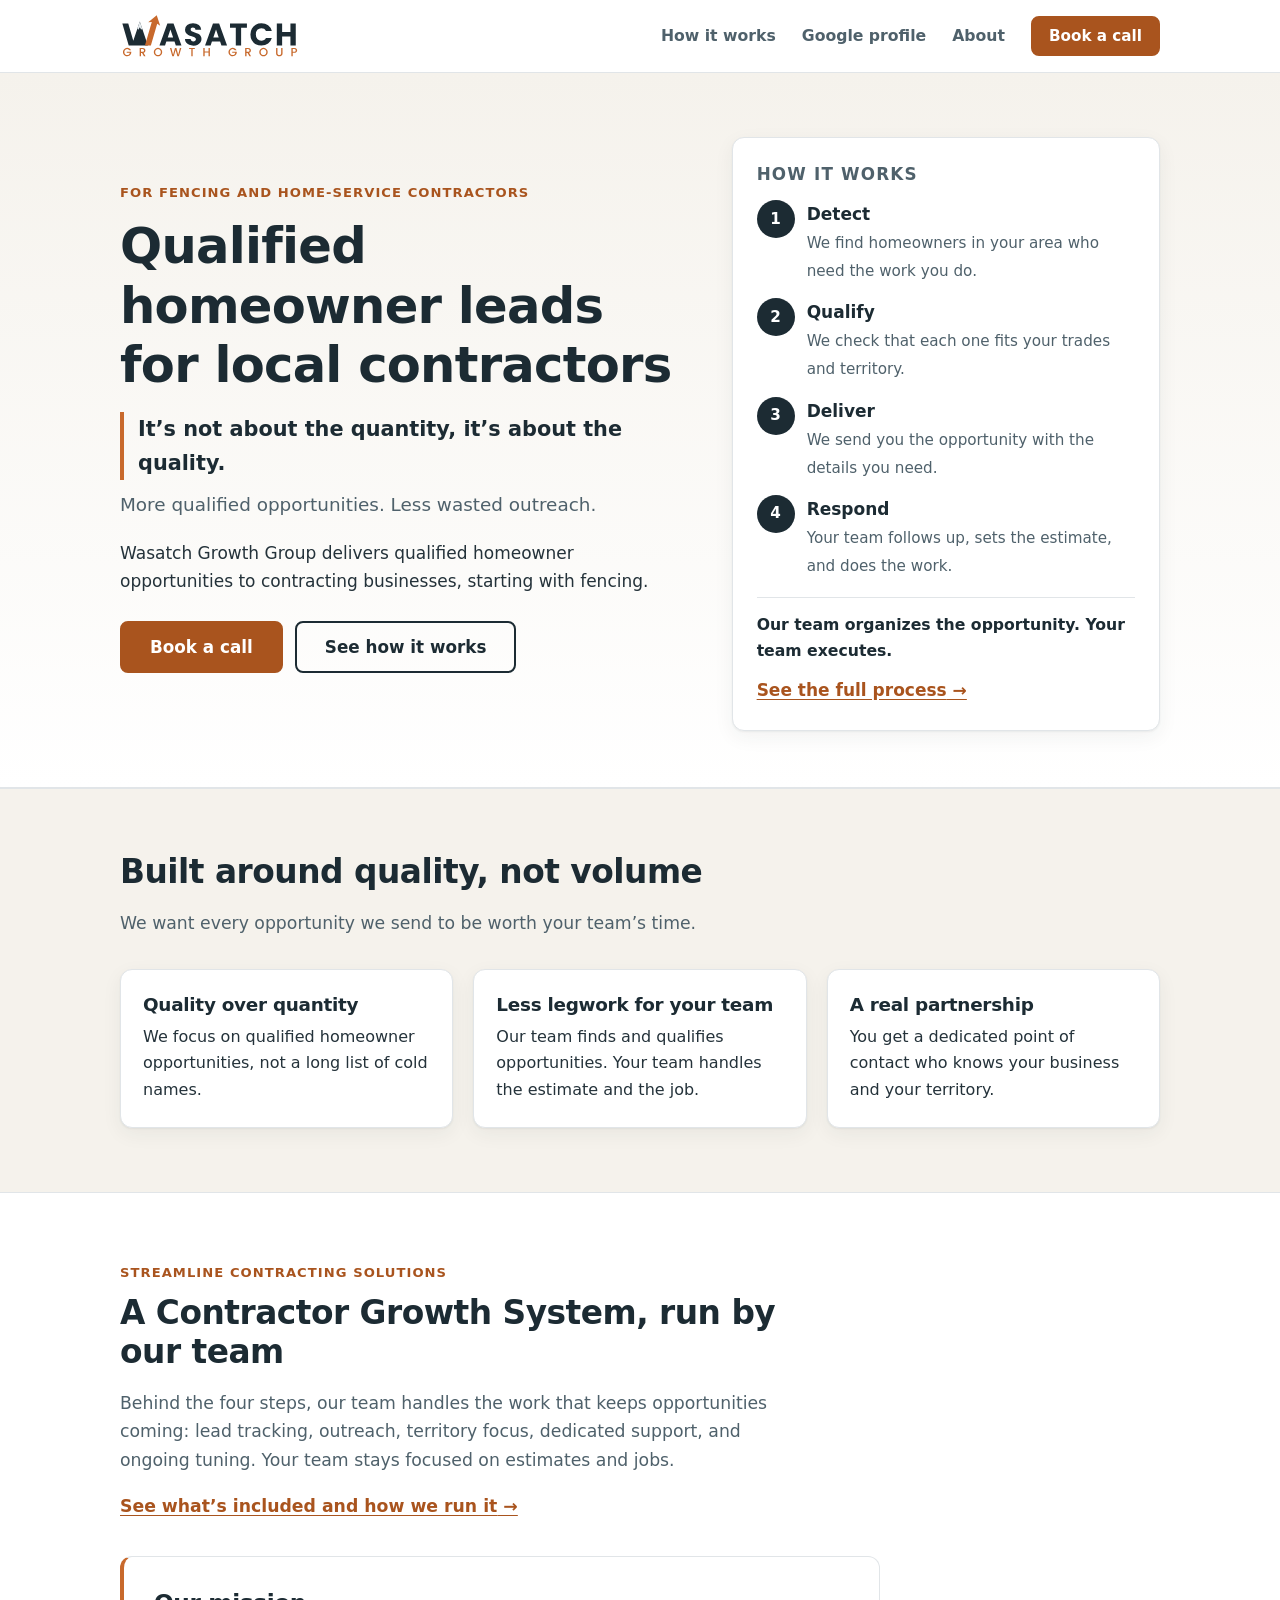
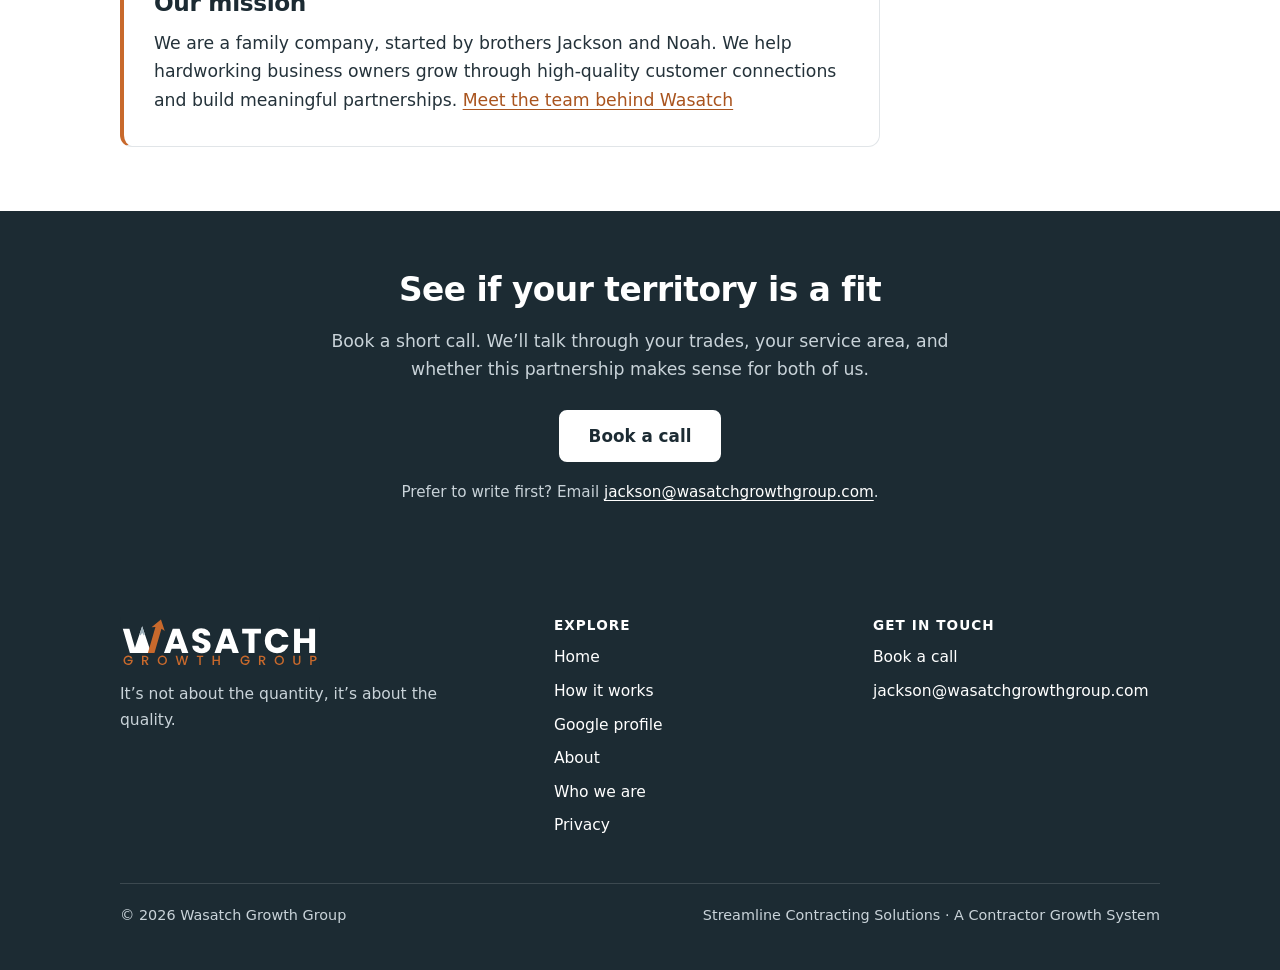
<file: index.html>
<!doctype html>
<html lang="en">
<head>
<meta charset="utf-8">
<meta name="viewport" content="width=device-width, initial-scale=1">
<title>Wasatch Growth Group | Qualified Leads for Contractors</title>
<meta name="description" content="Qualified homeowner opportunities for fencing and home-service contractors, from a family-run growth partner. Book a call to see if your territory is a fit.">
<link rel="canonical" href="https://wasatchgrowthgroup.com/">
<meta property="og:type" content="website">
<meta property="og:site_name" content="Wasatch Growth Group">
<meta property="og:title" content="Wasatch Growth Group | Qualified Leads for Contractors">
<meta property="og:description" content="Qualified homeowner opportunities for fencing and home-service contractors, from a family-run growth partner. Book a call to see if your territory is a fit.">
<meta property="og:url" content="https://wasatchgrowthgroup.com/">
<meta property="og:image" content="https://wasatchgrowthgroup.com/assets/og-image.png">
<meta property="og:image:width" content="1200">
<meta property="og:image:height" content="630">
<meta property="og:image:alt" content="Wasatch Growth Group logo with the line: It&#8217;s not about the quantity, it&#8217;s about the quality.">
<meta name="twitter:card" content="summary_large_image">
<script type="application/ld+json">{"@context": "https://schema.org", "@type": "Organization", "@id": "https://wasatchgrowthgroup.com/#organization", "name": "Wasatch Growth Group", "url": "https://wasatchgrowthgroup.com/", "logo": "https://wasatchgrowthgroup.com/assets/icon-512.png", "email": "jackson@wasatchgrowthgroup.com", "slogan": "It’s not about the quantity, it’s about the quality.", "description": "Wasatch Growth Group runs Streamline Contracting Solutions, a lead service that delivers qualified homeowner opportunities and helps home-service contractors grow through high-quality customer connections."}</script>
<meta name="theme-color" content="#1c2b33">
<link rel="icon" href="/favicon.ico" sizes="any">
<link rel="icon" href="/favicon.svg" type="image/svg+xml">
<link rel="apple-touch-icon" href="/apple-touch-icon.png">
<link rel="stylesheet" href="/styles.css">
</head>
<body>
<a class="skip-link" href="#main">Skip to main content</a>
<header class="site-header">
  <div class="wrap inner">
    <a class="brand" href="/" aria-current="page"><img src="/assets/logo.svg" alt="Wasatch Growth Group" width="180" height="46"></a>
    <nav class="nav" aria-label="Primary">
      <a href="/how-it-works/">How it works</a>
      <a href="/gbp/">Google profile</a>
      <a href="/about/">About</a>
      <a class="btn btn-sm" href="mailto:jackson@wasatchgrowthgroup.com?subject=Book%20a%20call&body=Hello%2C%0A%0AI%27d%20like%20to%20book%20a%20call%20with%20Wasatch%20Growth%20Group.%0A%0ACompany%20name%3A%0ATrade%28s%29%3A%0ACities%20or%20counties%20we%20serve%3A%0ABest%20days%20and%20times%20to%20talk%3A%0APhone%20%28optional%29%3A%0A">Book a call</a>
    </nav>
  </div>
</header>

<main id="main">
  <section class="hero">
    <div class="wrap hero-grid">
      <div>
        <p class="eyebrow">For fencing and home-service contractors</p>
        <h1>Qualified homeowner leads for local contractors</h1>
        <p class="tagline">It&#8217;s not about the quantity, it&#8217;s about the quality.</p>
        <p class="subtitle">More qualified opportunities. Less wasted outreach.</p>
        <p class="hero-intro">Wasatch Growth Group delivers qualified homeowner opportunities to contracting businesses, starting with fencing.</p>
        <div class="hero-actions">
          <a class="btn btn-lg" href="mailto:jackson@wasatchgrowthgroup.com?subject=Book%20a%20call&body=Hello%2C%0A%0AI%27d%20like%20to%20book%20a%20call%20with%20Wasatch%20Growth%20Group.%0A%0ACompany%20name%3A%0ATrade%28s%29%3A%0ACities%20or%20counties%20we%20serve%3A%0ABest%20days%20and%20times%20to%20talk%3A%0APhone%20%28optional%29%3A%0A">Book a call</a>
          <a class="btn btn-outline btn-lg" href="/how-it-works/">See how it works</a>
        </div>
      </div>
      <aside class="hero-card" aria-labelledby="flow-title">
        <h2 id="flow-title">How it works</h2>
        <ol class="flow">
          <li><span class="n" aria-hidden="true">1</span><div><strong>Detect</strong><span>We find homeowners in your area who need the work you do.</span></div></li>
          <li><span class="n" aria-hidden="true">2</span><div><strong>Qualify</strong><span>We check that each one fits your trades and territory.</span></div></li>
          <li><span class="n" aria-hidden="true">3</span><div><strong>Deliver</strong><span>We send you the opportunity with the details you need.</span></div></li>
          <li><span class="n" aria-hidden="true">4</span><div><strong>Respond</strong><span>Your team follows up, sets the estimate, and does the work.</span></div></li>
        </ol>
        <p class="card-foot">Our team organizes the opportunity. Your team executes.</p>
        <p class="card-link"><a href="/how-it-works/">See the full process</a></p>
      </aside>
    </div>
  </section>

  <section class="section alt">
    <div class="wrap">
      <div class="section-head">
        <h2>Built around quality, not volume</h2>
        <p>We want every opportunity we send to be worth your team&#8217;s time.</p>
      </div>
      <div class="grid-3">
        <article class="card">
          <h3>Quality over quantity</h3>
          <p>We focus on qualified homeowner opportunities, not a long list of cold names.</p>
        </article>
        <article class="card">
          <h3>Less legwork for your team</h3>
          <p>Our team finds and qualifies opportunities. Your team handles the estimate and the job.</p>
        </article>
        <article class="card">
          <h3>A real partnership</h3>
          <p>You get a dedicated point of contact who knows your business and your territory.</p>
        </article>
      </div>
    </div>
  </section>

  <section class="section">
    <div class="wrap teaser">
      <div class="section-head">
        <p class="eyebrow">Streamline Contracting Solutions</p>
        <h2>A Contractor Growth System, run by our team</h2>
        <p>Behind the four steps, our team handles the work that keeps opportunities coming: lead tracking, outreach, territory focus, dedicated support, and ongoing tuning. Your team stays focused on estimates and jobs.</p>
        <p><a class="text-link" href="/how-it-works/#included">See what&#8217;s included and how we run it</a></p>
      </div>
      <article class="card mission">
        <h2>Our mission</h2>
        <p>We are a family company, started by brothers Jackson and Noah. We help hardworking business owners grow through high-quality customer connections and build meaningful partnerships. <a href="/about/#who-we-are">Meet the team behind Wasatch</a></p>
      </article>
    </div>
  </section>

  <section class="cta-band">
    <div class="wrap">
      <h2>See if your territory is a fit</h2>
      <p>Book a short call. We&#8217;ll talk through your trades, your service area, and whether this partnership makes sense for both of us.</p>
      <a class="btn btn-light btn-lg" href="mailto:jackson@wasatchgrowthgroup.com?subject=Book%20a%20call&body=Hello%2C%0A%0AI%27d%20like%20to%20book%20a%20call%20with%20Wasatch%20Growth%20Group.%0A%0ACompany%20name%3A%0ATrade%28s%29%3A%0ACities%20or%20counties%20we%20serve%3A%0ABest%20days%20and%20times%20to%20talk%3A%0APhone%20%28optional%29%3A%0A">Book a call</a>
      <p class="small">Prefer to write first? Email <a href="mailto:jackson@wasatchgrowthgroup.com">jackson@wasatchgrowthgroup.com</a>.</p>
    </div>
  </section>
</main>
<aside class="mobile-cta" aria-label="Quick contact"><a class="btn" href="mailto:jackson@wasatchgrowthgroup.com?subject=Book%20a%20call&body=Hello%2C%0A%0AI%27d%20like%20to%20book%20a%20call%20with%20Wasatch%20Growth%20Group.%0A%0ACompany%20name%3A%0ATrade%28s%29%3A%0ACities%20or%20counties%20we%20serve%3A%0ABest%20days%20and%20times%20to%20talk%3A%0APhone%20%28optional%29%3A%0A">Book a call</a></aside>
<footer class="site-footer">
  <div class="wrap">
    <div class="footer-grid">
      <div class="footer-brand">
        <img src="/assets/logo-on-dark.svg" alt="Wasatch Growth Group" width="200" height="51" loading="lazy">
        <p>It&#8217;s not about the quantity, it&#8217;s about the quality.</p>
      </div>
      <nav aria-label="Footer">
        <h2>Explore</h2>
        <ul>
          <li><a href="/">Home</a></li>
          <li><a href="/how-it-works/">How it works</a></li>
          <li><a href="/gbp/">Google profile</a></li>
          <li><a href="/about/">About</a></li>
          <li><a href="/about/#who-we-are">Who we are</a></li>
          <li><a href="/privacy/">Privacy</a></li>
        </ul>
      </nav>
      <div>
        <h2>Get in touch</h2>
        <ul>
          <li><a href="/book-a-call/">Book a call</a></li>
          <li><a href="mailto:jackson@wasatchgrowthgroup.com">jackson@wasatchgrowthgroup.com</a></li>
        </ul>
      </div>
    </div>
    <div class="footer-bottom">
      <p>&copy; 2026 Wasatch Growth Group</p>
      <p>Streamline Contracting Solutions &middot; A Contractor Growth System</p>
    </div>
  </div>
</footer>
</body>
</html>
</file>
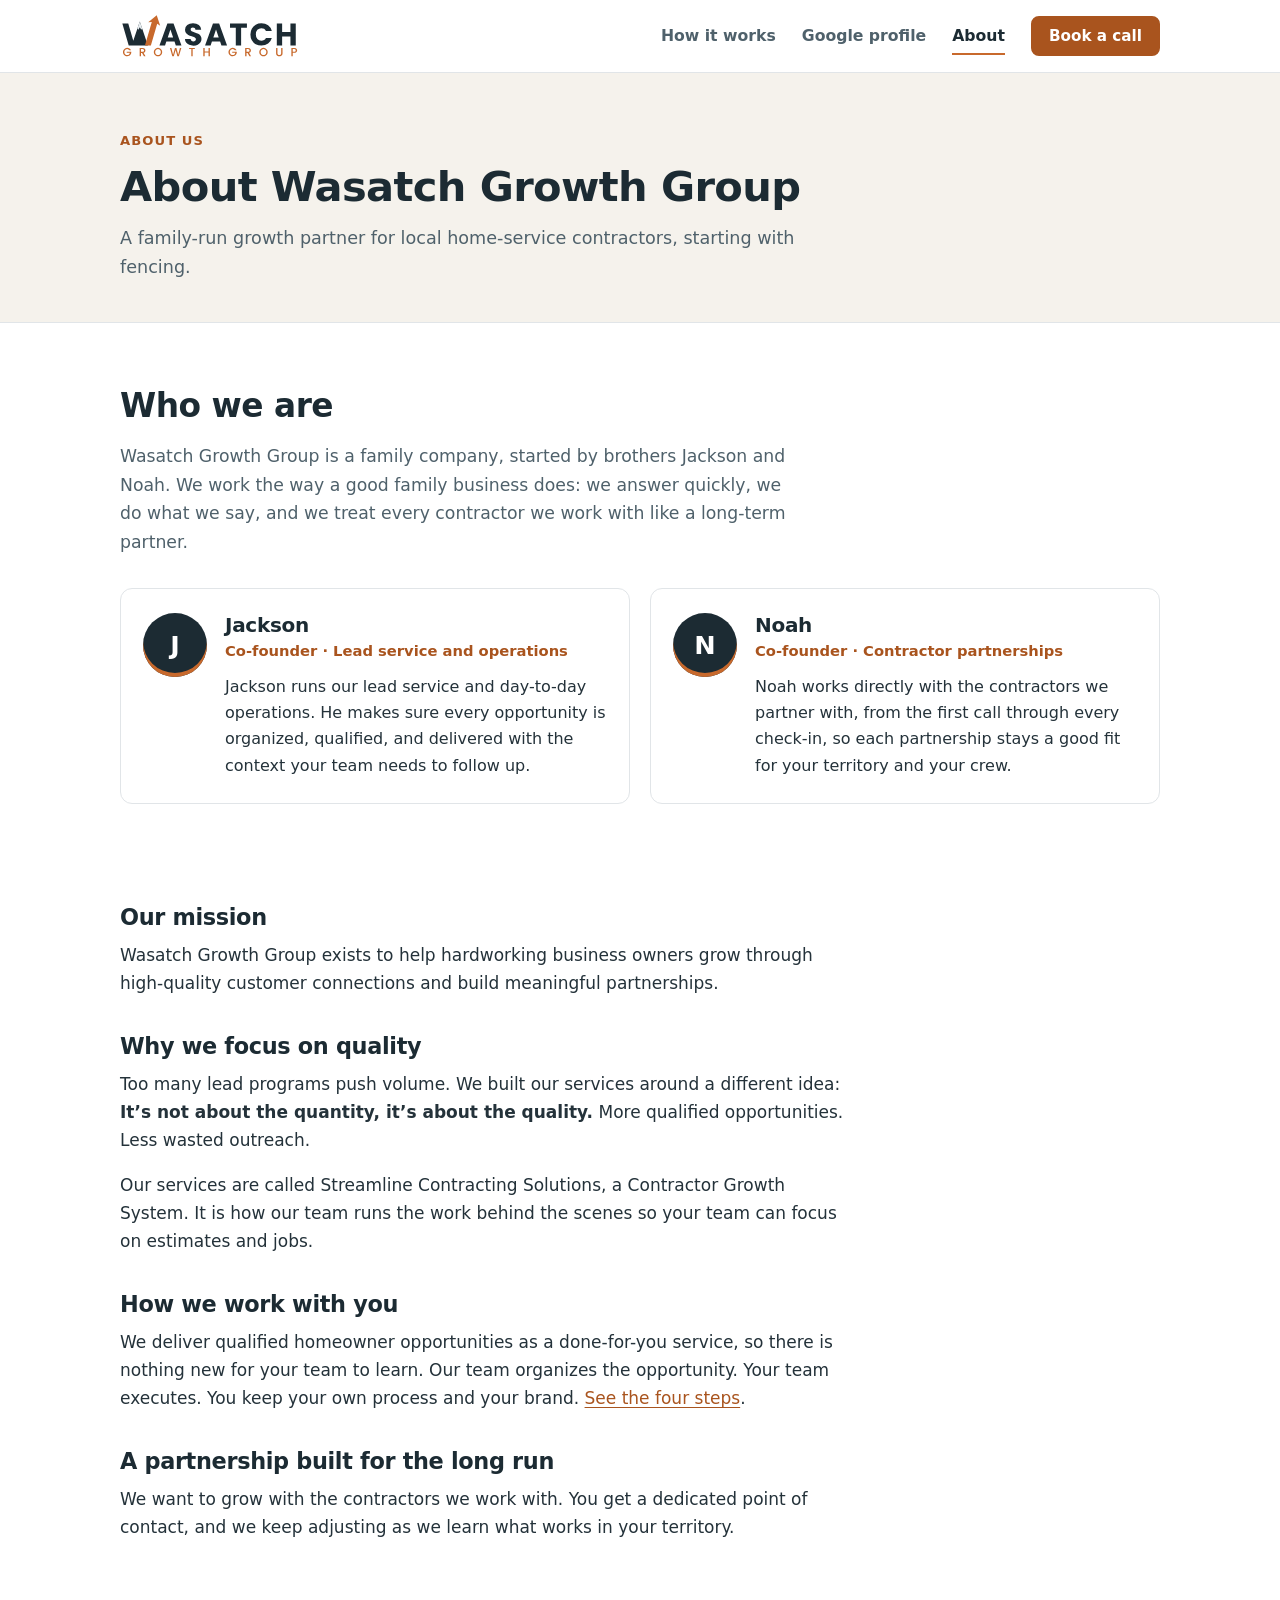
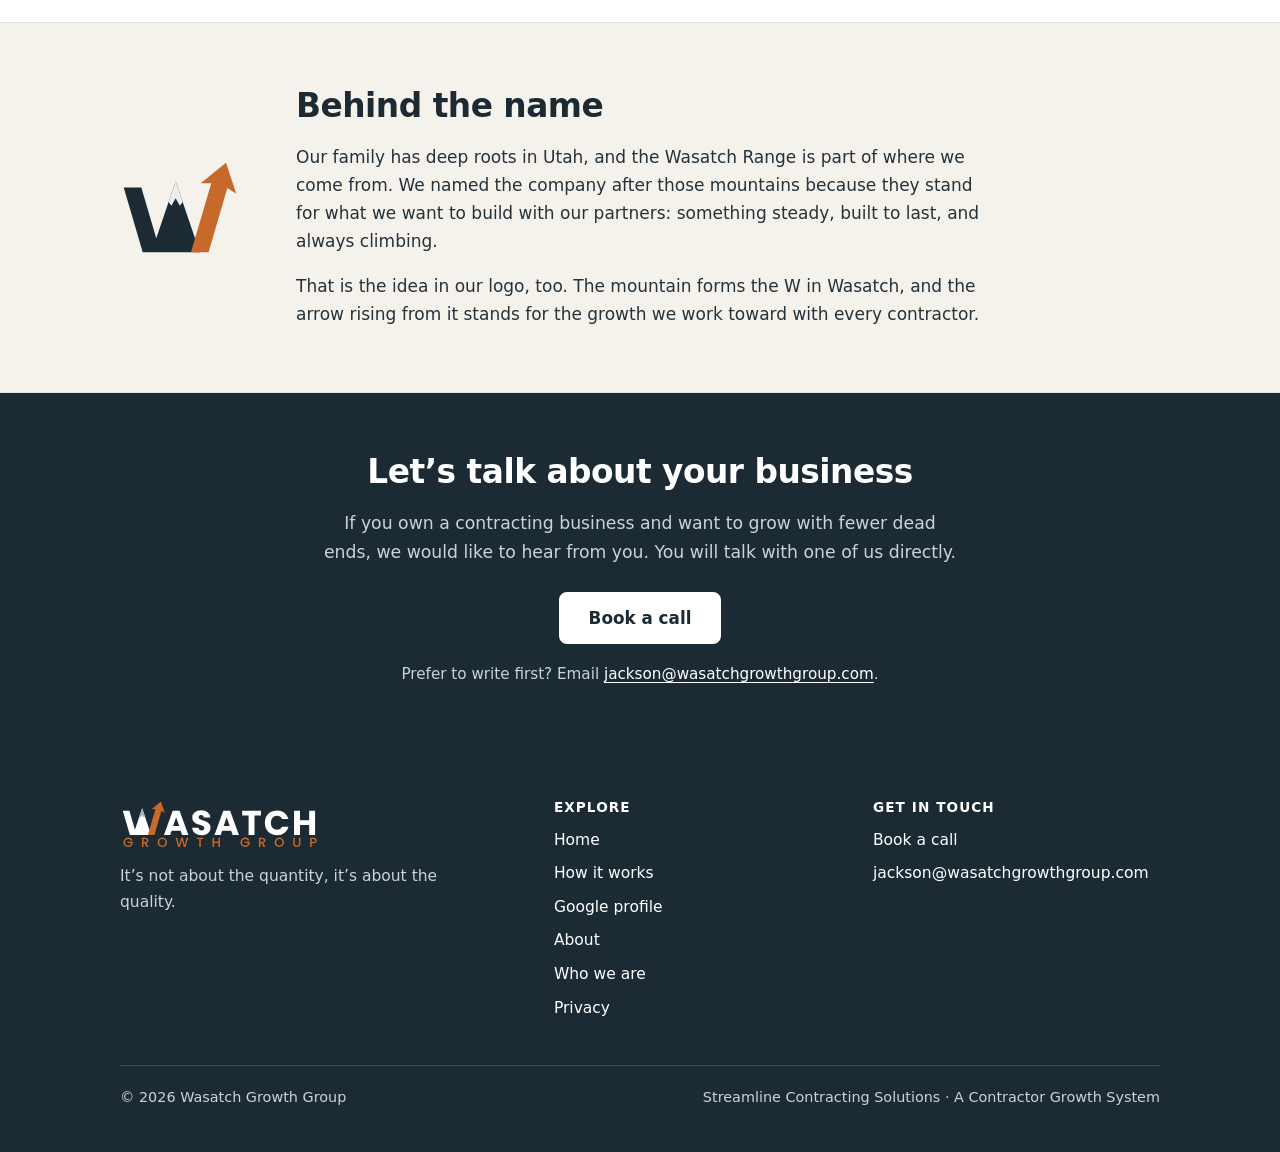
<file: about/index.html>
<!doctype html>
<html lang="en">
<head>
<meta charset="utf-8">
<meta name="viewport" content="width=device-width, initial-scale=1">
<title>About Wasatch Growth Group | Contractor Growth Partner</title>
<meta name="description" content="Meet Wasatch Growth Group, a family company started by brothers Jackson and Noah to help contractors grow through high-quality customer connections.">
<link rel="canonical" href="https://wasatchgrowthgroup.com/about/">
<meta property="og:type" content="website">
<meta property="og:site_name" content="Wasatch Growth Group">
<meta property="og:title" content="About Wasatch Growth Group | Contractor Growth Partner">
<meta property="og:description" content="Meet Wasatch Growth Group, a family company started by brothers Jackson and Noah to help contractors grow through high-quality customer connections.">
<meta property="og:url" content="https://wasatchgrowthgroup.com/about/">
<meta property="og:image" content="https://wasatchgrowthgroup.com/assets/og-image.png">
<meta property="og:image:width" content="1200">
<meta property="og:image:height" content="630">
<meta property="og:image:alt" content="Wasatch Growth Group logo with the line: It&#8217;s not about the quantity, it&#8217;s about the quality.">
<meta name="twitter:card" content="summary_large_image">
<script type="application/ld+json">{"@context": "https://schema.org", "@type": "Organization", "@id": "https://wasatchgrowthgroup.com/#organization", "name": "Wasatch Growth Group", "url": "https://wasatchgrowthgroup.com/", "logo": "https://wasatchgrowthgroup.com/assets/icon-512.png", "email": "jackson@wasatchgrowthgroup.com", "slogan": "It’s not about the quantity, it’s about the quality.", "description": "Wasatch Growth Group runs Streamline Contracting Solutions, a lead service that delivers qualified homeowner opportunities and helps home-service contractors grow through high-quality customer connections."}</script>
<meta name="theme-color" content="#1c2b33">
<link rel="icon" href="/favicon.ico" sizes="any">
<link rel="icon" href="/favicon.svg" type="image/svg+xml">
<link rel="apple-touch-icon" href="/apple-touch-icon.png">
<link rel="stylesheet" href="/styles.css">
</head>
<body>
<a class="skip-link" href="#main">Skip to main content</a>
<header class="site-header">
  <div class="wrap inner">
    <a class="brand" href="/"><img src="/assets/logo.svg" alt="Wasatch Growth Group" width="180" height="46"></a>
    <nav class="nav" aria-label="Primary">
      <a href="/how-it-works/">How it works</a>
      <a href="/gbp/">Google profile</a>
      <a href="/about/" aria-current="page">About</a>
      <a class="btn btn-sm" href="mailto:jackson@wasatchgrowthgroup.com?subject=Book%20a%20call%20%E2%80%94%20About&body=Hello%2C%0A%0AI%27d%20like%20to%20book%20a%20call%20with%20Wasatch%20Growth%20Group.%0A%0ACompany%20name%3A%0ATrade%28s%29%3A%0ACities%20or%20counties%20we%20serve%3A%0ABest%20days%20and%20times%20to%20talk%3A%0APhone%20%28optional%29%3A%0A">Book a call</a>
    </nav>
  </div>
</header>

<main id="main">
  <section class="page-hero">
    <div class="wrap">
      <p class="eyebrow">About us</p>
      <h1>About Wasatch Growth Group</h1>
      <p>A family-run growth partner for local home-service contractors, starting with fencing.</p>
    </div>
  </section>

  <section class="section" id="who-we-are" aria-labelledby="who-title">
    <div class="wrap">
      <div class="section-head">
        <h2 id="who-title">Who we are</h2>
        <p>Wasatch Growth Group is a family company, started by brothers Jackson and Noah. We work the way a good family business does: we answer quickly, we do what we say, and we treat every contractor we work with like a long-term partner.</p>
      </div>
      <div class="grid-2 people">
        <article class="card person">
          <span class="monogram" aria-hidden="true">J</span>
          <div>
            <h3>Jackson</h3>
            <p class="role">Co-founder &middot; Lead service and operations</p>
            <p>Jackson runs our lead service and day-to-day operations. He makes sure every opportunity is organized, qualified, and delivered with the context your team needs to follow up.</p>
          </div>
        </article>
        <article class="card person">
          <span class="monogram" aria-hidden="true">N</span>
          <div>
            <h3>Noah</h3>
            <p class="role">Co-founder &middot; Contractor partnerships</p>
            <p>Noah works directly with the contractors we partner with, from the first call through every check-in, so each partnership stays a good fit for your territory and your crew.</p>
          </div>
        </article>
      </div>
    </div>
  </section>

  <section class="prose wrap">
    <h2>Our mission</h2>
    <p>Wasatch Growth Group exists to help hardworking business owners grow through high-quality customer connections and build meaningful partnerships.</p>
    <h2>Why we focus on quality</h2>
    <p>Too many lead programs push volume. We built our services around a different idea: <strong>It&#8217;s not about the quantity, it&#8217;s about the quality.</strong> More qualified opportunities. Less wasted outreach.</p>
    <p>Our services are called Streamline Contracting Solutions, a Contractor Growth System. It is how our team runs the work behind the scenes so your team can focus on estimates and jobs.</p>
    <h2>How we work with you</h2>
    <p>We deliver qualified homeowner opportunities as a done-for-you service, so there is nothing new for your team to learn. Our team organizes the opportunity. Your team executes. You keep your own process and your brand. <a href="/how-it-works/">See the four steps</a>.</p>
    <h2>A partnership built for the long run</h2>
    <p>We want to grow with the contractors we work with. You get a dedicated point of contact, and we keep adjusting as we learn what works in your territory.</p>
  </section>

  <section class="section alt" aria-labelledby="name-title">
    <div class="wrap name-story">
      <img src="/assets/mark.svg" alt="" width="120" height="97" loading="lazy">
      <div>
        <h2 id="name-title">Behind the name</h2>
        <p>Our family has deep roots in Utah, and the Wasatch Range is part of where we come from. We named the company after those mountains because they stand for what we want to build with our partners: something steady, built to last, and always climbing.</p>
        <p>That is the idea in our logo, too. The mountain forms the W in Wasatch, and the arrow rising from it stands for the growth we work toward with every contractor.</p>
      </div>
    </div>
  </section>

  <section class="cta-band">
    <div class="wrap">
      <h2>Let&#8217;s talk about your business</h2>
      <p>If you own a contracting business and want to grow with fewer dead ends, we would like to hear from you. You will talk with one of us directly.</p>
      <a class="btn btn-light btn-lg" href="mailto:jackson@wasatchgrowthgroup.com?subject=Book%20a%20call%20%E2%80%94%20About&body=Hello%2C%0A%0AI%27d%20like%20to%20book%20a%20call%20with%20Wasatch%20Growth%20Group.%0A%0ACompany%20name%3A%0ATrade%28s%29%3A%0ACities%20or%20counties%20we%20serve%3A%0ABest%20days%20and%20times%20to%20talk%3A%0APhone%20%28optional%29%3A%0A">Book a call</a>
      <p class="small">Prefer to write first? Email <a href="mailto:jackson@wasatchgrowthgroup.com">jackson@wasatchgrowthgroup.com</a>.</p>
    </div>
  </section>
</main>
<aside class="mobile-cta" aria-label="Quick contact"><a class="btn" href="mailto:jackson@wasatchgrowthgroup.com?subject=Book%20a%20call%20%E2%80%94%20About&body=Hello%2C%0A%0AI%27d%20like%20to%20book%20a%20call%20with%20Wasatch%20Growth%20Group.%0A%0ACompany%20name%3A%0ATrade%28s%29%3A%0ACities%20or%20counties%20we%20serve%3A%0ABest%20days%20and%20times%20to%20talk%3A%0APhone%20%28optional%29%3A%0A">Book a call</a></aside>
<footer class="site-footer">
  <div class="wrap">
    <div class="footer-grid">
      <div class="footer-brand">
        <img src="/assets/logo-on-dark.svg" alt="Wasatch Growth Group" width="200" height="51" loading="lazy">
        <p>It&#8217;s not about the quantity, it&#8217;s about the quality.</p>
      </div>
      <nav aria-label="Footer">
        <h2>Explore</h2>
        <ul>
          <li><a href="/">Home</a></li>
          <li><a href="/how-it-works/">How it works</a></li>
          <li><a href="/gbp/">Google profile</a></li>
          <li><a href="/about/">About</a></li>
          <li><a href="/about/#who-we-are">Who we are</a></li>
          <li><a href="/privacy/">Privacy</a></li>
        </ul>
      </nav>
      <div>
        <h2>Get in touch</h2>
        <ul>
          <li><a href="/book-a-call/">Book a call</a></li>
          <li><a href="mailto:jackson@wasatchgrowthgroup.com">jackson@wasatchgrowthgroup.com</a></li>
        </ul>
      </div>
    </div>
    <div class="footer-bottom">
      <p>&copy; 2026 Wasatch Growth Group</p>
      <p>Streamline Contracting Solutions &middot; A Contractor Growth System</p>
    </div>
  </div>
</footer>
</body>
</html>
</file>
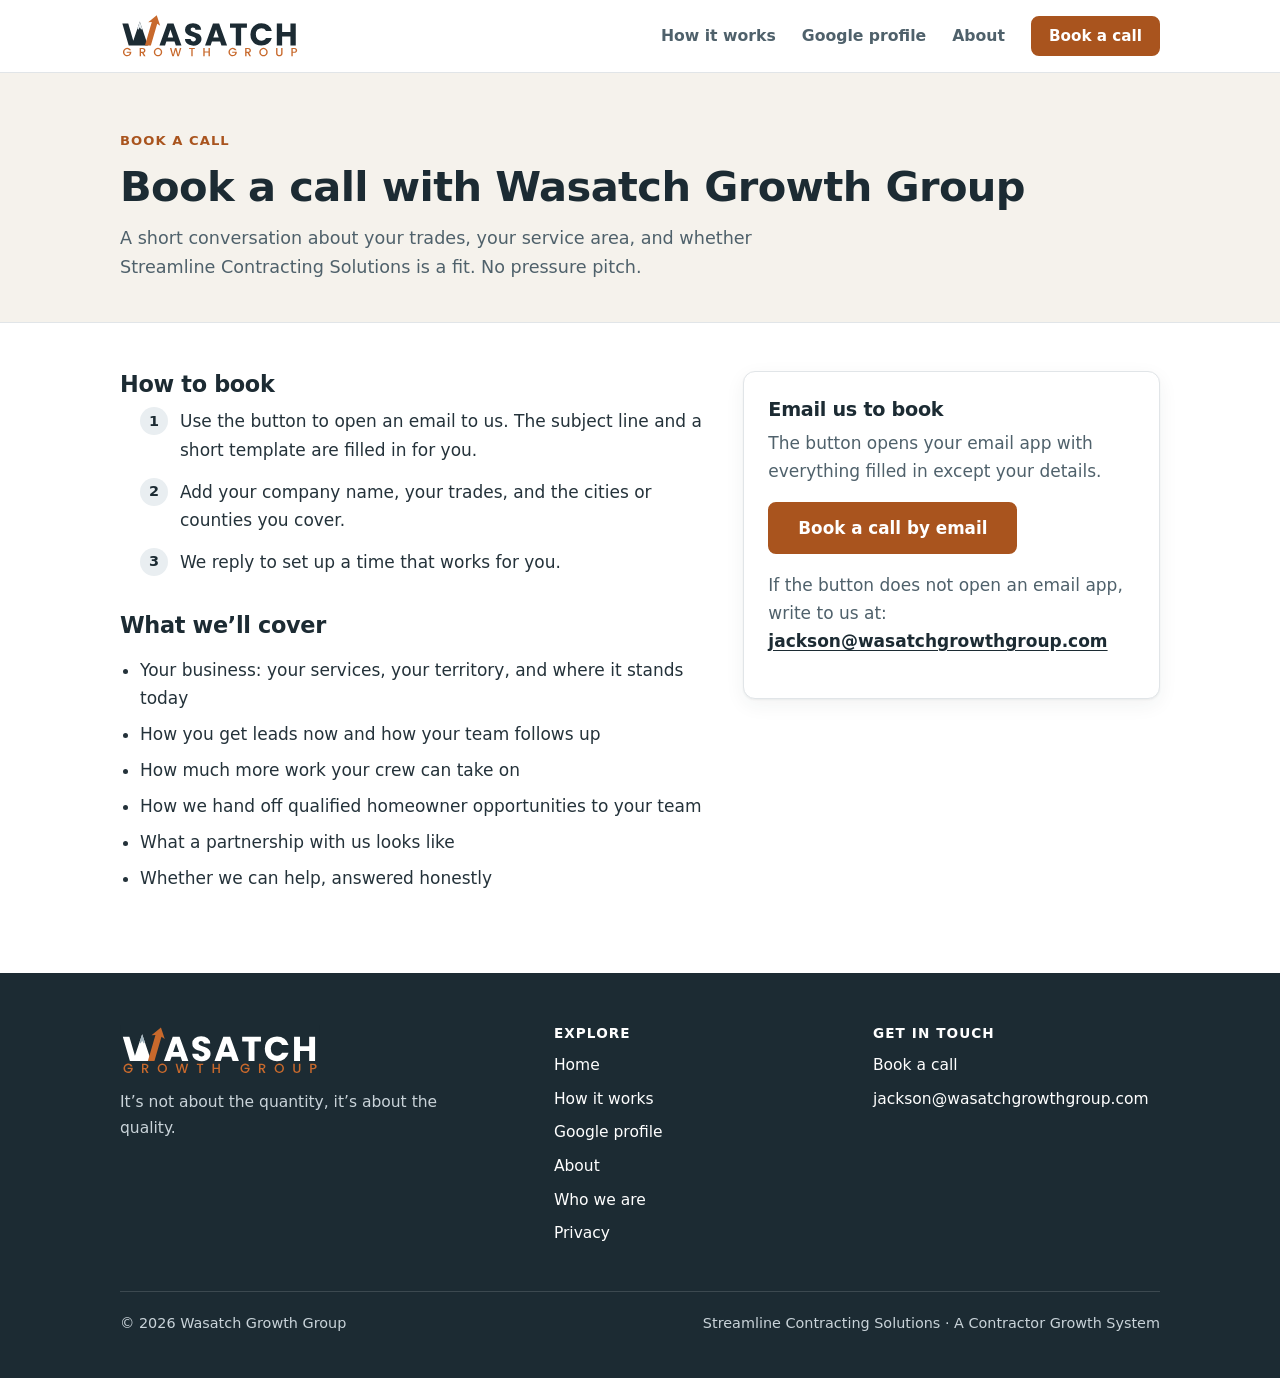
<file: book-a-call/index.html>
<!doctype html>
<html lang="en">
<head>
<meta charset="utf-8">
<meta name="viewport" content="width=device-width, initial-scale=1">
<title>Book a Call with Wasatch Growth Group</title>
<meta name="description" content="Book a short call with Wasatch Growth Group to talk about your trades, your service area, and whether a partnership is a fit.">
<link rel="canonical" href="https://wasatchgrowthgroup.com/book-a-call/">
<meta property="og:type" content="website">
<meta property="og:site_name" content="Wasatch Growth Group">
<meta property="og:title" content="Book a Call with Wasatch Growth Group">
<meta property="og:description" content="Book a short call with Wasatch Growth Group to talk about your trades, your service area, and whether a partnership is a fit.">
<meta property="og:url" content="https://wasatchgrowthgroup.com/book-a-call/">
<meta property="og:image" content="https://wasatchgrowthgroup.com/assets/og-image.png">
<meta property="og:image:width" content="1200">
<meta property="og:image:height" content="630">
<meta property="og:image:alt" content="Wasatch Growth Group logo with the line: It&#8217;s not about the quantity, it&#8217;s about the quality.">
<meta name="twitter:card" content="summary_large_image">
<script type="application/ld+json">{"@context": "https://schema.org", "@type": "Organization", "@id": "https://wasatchgrowthgroup.com/#organization", "name": "Wasatch Growth Group", "url": "https://wasatchgrowthgroup.com/", "logo": "https://wasatchgrowthgroup.com/assets/icon-512.png", "email": "jackson@wasatchgrowthgroup.com", "slogan": "It’s not about the quantity, it’s about the quality.", "description": "Wasatch Growth Group runs Streamline Contracting Solutions, a lead service that delivers qualified homeowner opportunities and helps home-service contractors grow through high-quality customer connections."}</script>
<meta name="theme-color" content="#1c2b33">
<link rel="icon" href="/favicon.ico" sizes="any">
<link rel="icon" href="/favicon.svg" type="image/svg+xml">
<link rel="apple-touch-icon" href="/apple-touch-icon.png">
<link rel="stylesheet" href="/styles.css">
</head>
<body>
<a class="skip-link" href="#main">Skip to main content</a>
<header class="site-header">
  <div class="wrap inner">
    <a class="brand" href="/"><img src="/assets/logo.svg" alt="Wasatch Growth Group" width="180" height="46"></a>
    <nav class="nav" aria-label="Primary">
      <a href="/how-it-works/">How it works</a>
      <a href="/gbp/">Google profile</a>
      <a href="/about/">About</a>
      <a class="btn btn-sm" href="mailto:jackson@wasatchgrowthgroup.com?subject=Book%20a%20call%20%E2%80%94%20Book%20a%20call%20page&body=Hello%2C%0A%0AI%27d%20like%20to%20book%20a%20call%20with%20Wasatch%20Growth%20Group.%0A%0ACompany%20name%3A%0ATrade%28s%29%3A%0ACities%20or%20counties%20we%20serve%3A%0ABest%20days%20and%20times%20to%20talk%3A%0APhone%20%28optional%29%3A%0A">Book a call</a>
    </nav>
  </div>
</header>

<main id="main">
  <section class="page-hero">
    <div class="wrap">
      <p class="eyebrow">Book a call</p>
      <h1>Book a call with Wasatch Growth Group</h1>
      <p>A short conversation about your trades, your service area, and whether Streamline Contracting Solutions is a fit. No pressure pitch.</p>
    </div>
  </section>

  <section class="prose wrap">
    <div class="two-col">
      <div>
        <h2>How to book</h2>
        <ol class="steps-mini">
          <li>Use the button to open an email to us. The subject line and a short template are filled in for you.</li>
          <li>Add your company name, your trades, and the cities or counties you cover.</li>
          <li>We reply to set up a time that works for you.</li>
        </ol>
        <h2>What we&#8217;ll cover</h2>
        <ul>
          <li>Your business: your services, your territory, and where it stands today</li>
          <li>How you get leads now and how your team follows up</li>
          <li>How much more work your crew can take on</li>
          <li>How we hand off qualified homeowner opportunities to your team</li>
          <li>What a partnership with us looks like</li>
          <li>Whether we can help, answered honestly</li>
        </ul>
      </div>
      <aside class="mailto-box" aria-labelledby="book-box">
        <h2 id="book-box">Email us to book</h2>
        <!-- ===== SCHEDULING LINK PLACEHOLDER (hidden until a booking tool is set up) =====
             To turn it on: replace SCHEDULING_LINK_HERE with the real booking URL, delete the
             two comment marker lines, and change the heading above to "Book a time".
             Keep the email button below as the fallback.
        <p><a class="btn btn-lg" href="SCHEDULING_LINK_HERE" rel="noopener">Pick a time on our calendar</a></p>
        <p class="or">Prefer email? Use the button below.</p>
        ===== END SCHEDULING LINK PLACEHOLDER ===== -->
        <p>The button opens your email app with everything filled in except your details.</p>
        <p><a class="btn btn-lg" href="mailto:jackson@wasatchgrowthgroup.com?subject=Book%20a%20call%20%E2%80%94%20Book%20a%20call%20page&body=Hello%2C%0A%0AI%27d%20like%20to%20book%20a%20call%20with%20Wasatch%20Growth%20Group.%0A%0ACompany%20name%3A%0ATrade%28s%29%3A%0ACities%20or%20counties%20we%20serve%3A%0ABest%20days%20and%20times%20to%20talk%3A%0APhone%20%28optional%29%3A%0A">Book a call by email</a></p>
        <p>If the button does not open an email app, write to us at:<br><a class="email" href="mailto:jackson@wasatchgrowthgroup.com">jackson@wasatchgrowthgroup.com</a></p>
      </aside>
    </div>
  </section>
</main>
<aside class="mobile-cta" aria-label="Quick contact"><a class="btn" href="mailto:jackson@wasatchgrowthgroup.com?subject=Book%20a%20call%20%E2%80%94%20Book%20a%20call%20page&body=Hello%2C%0A%0AI%27d%20like%20to%20book%20a%20call%20with%20Wasatch%20Growth%20Group.%0A%0ACompany%20name%3A%0ATrade%28s%29%3A%0ACities%20or%20counties%20we%20serve%3A%0ABest%20days%20and%20times%20to%20talk%3A%0APhone%20%28optional%29%3A%0A">Book a call</a></aside>
<footer class="site-footer">
  <div class="wrap">
    <div class="footer-grid">
      <div class="footer-brand">
        <img src="/assets/logo-on-dark.svg" alt="Wasatch Growth Group" width="200" height="51" loading="lazy">
        <p>It&#8217;s not about the quantity, it&#8217;s about the quality.</p>
      </div>
      <nav aria-label="Footer">
        <h2>Explore</h2>
        <ul>
          <li><a href="/">Home</a></li>
          <li><a href="/how-it-works/">How it works</a></li>
          <li><a href="/gbp/">Google profile</a></li>
          <li><a href="/about/">About</a></li>
          <li><a href="/about/#who-we-are">Who we are</a></li>
          <li><a href="/privacy/">Privacy</a></li>
        </ul>
      </nav>
      <div>
        <h2>Get in touch</h2>
        <ul>
          <li><a href="/book-a-call/">Book a call</a></li>
          <li><a href="mailto:jackson@wasatchgrowthgroup.com">jackson@wasatchgrowthgroup.com</a></li>
        </ul>
      </div>
    </div>
    <div class="footer-bottom">
      <p>&copy; 2026 Wasatch Growth Group</p>
      <p>Streamline Contracting Solutions &middot; A Contractor Growth System</p>
    </div>
  </div>
</footer>
</body>
</html>
</file>
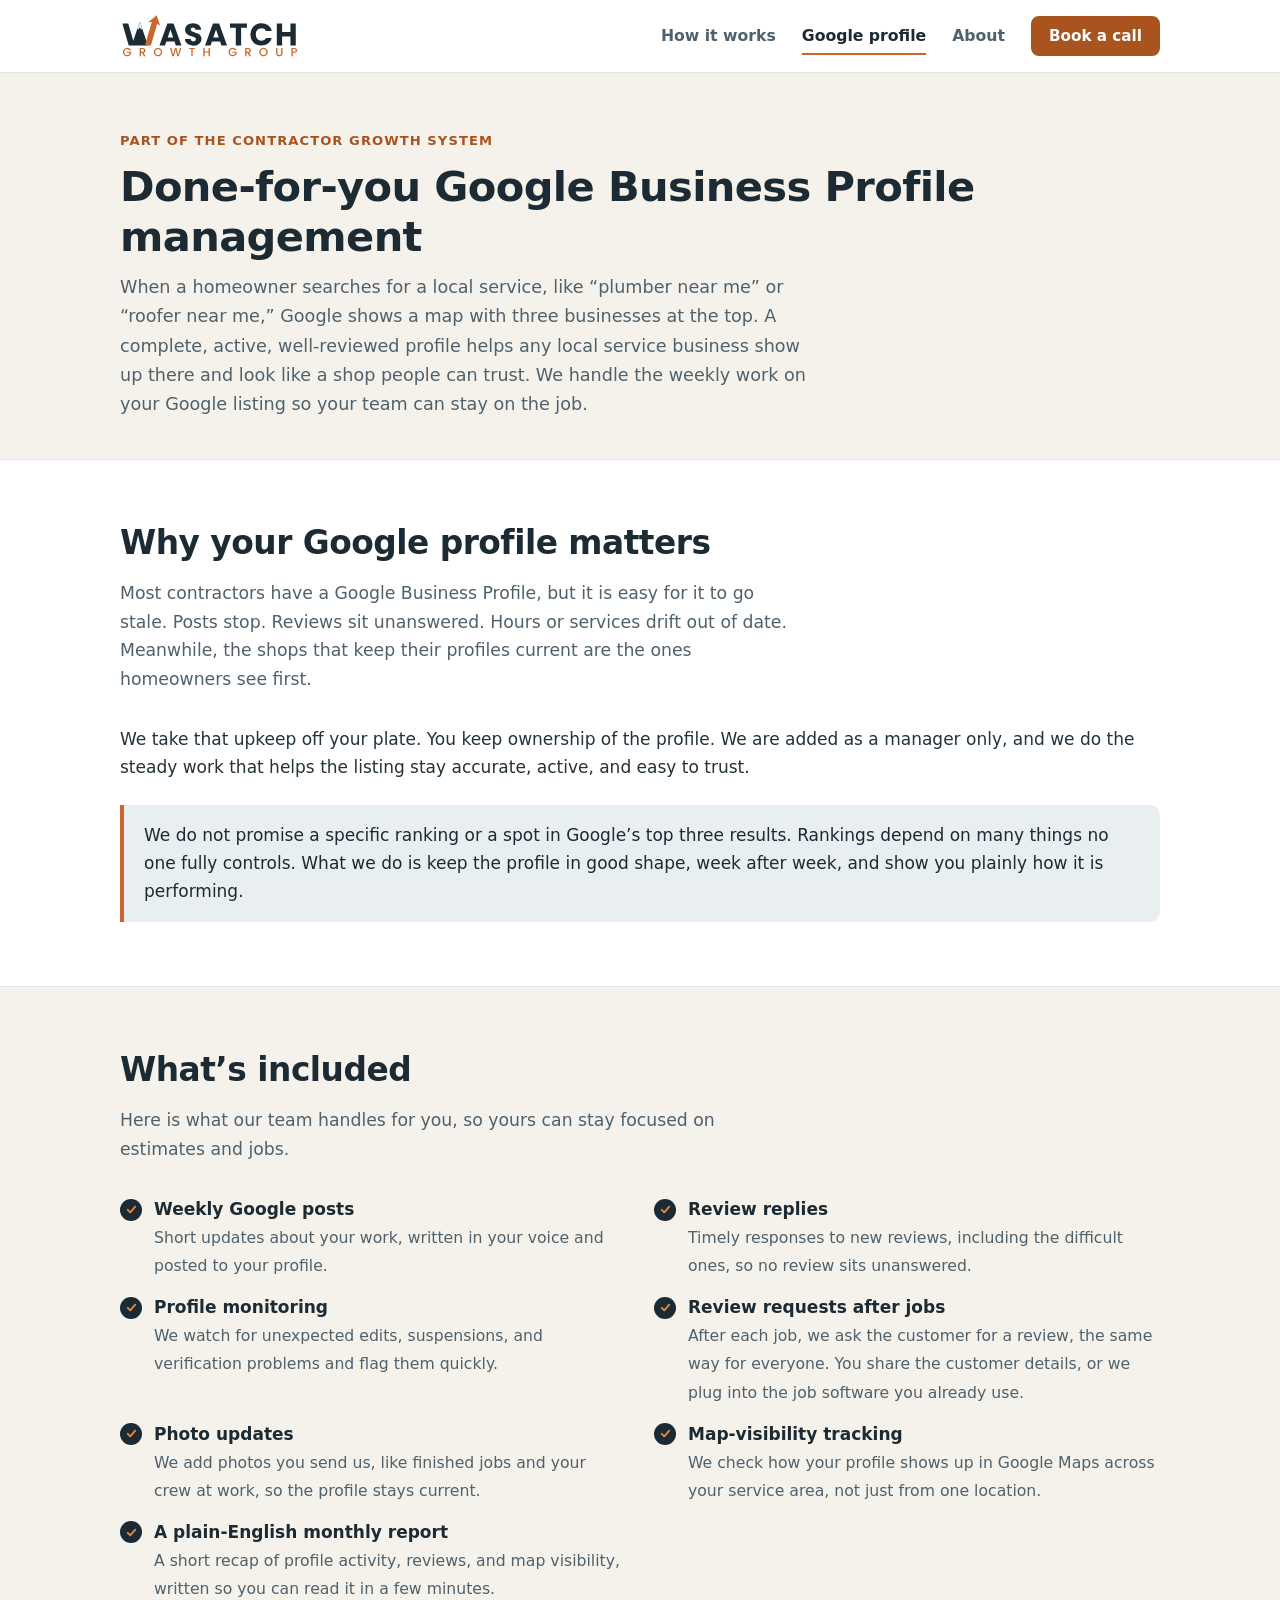
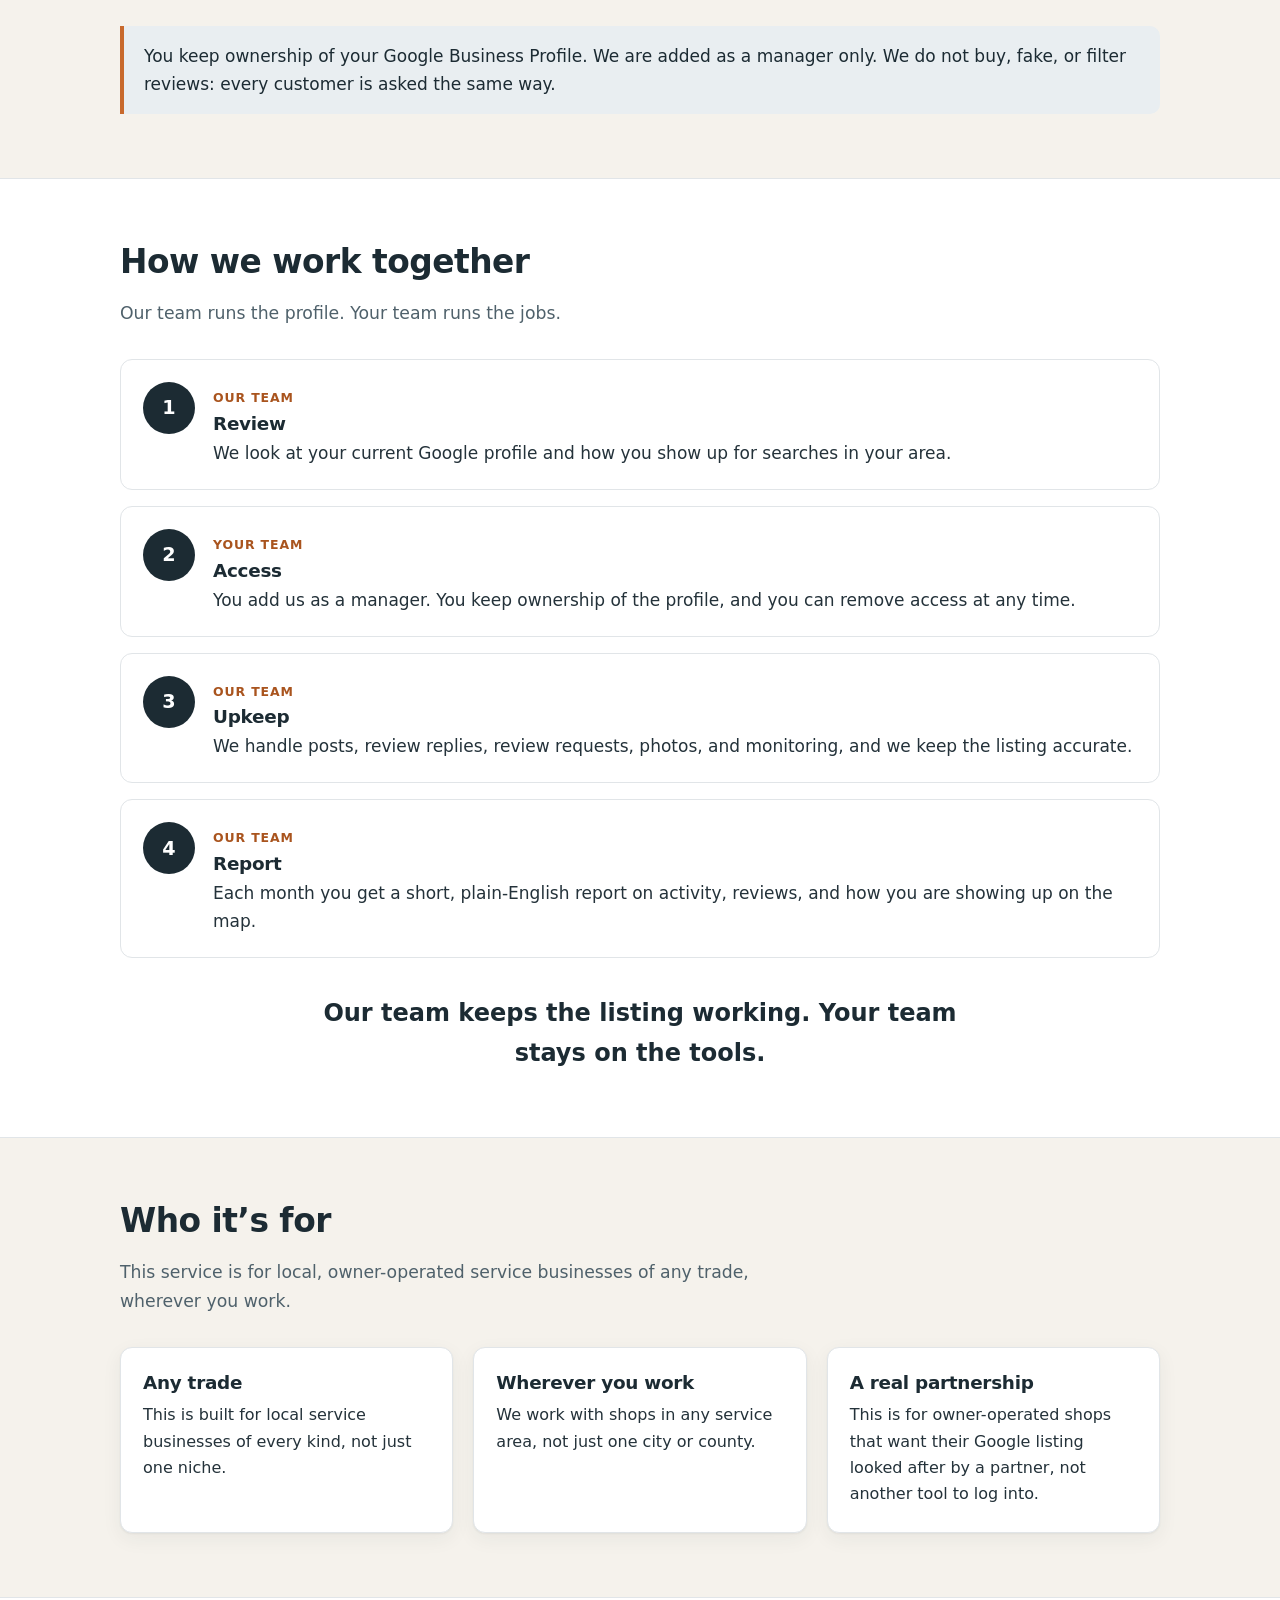
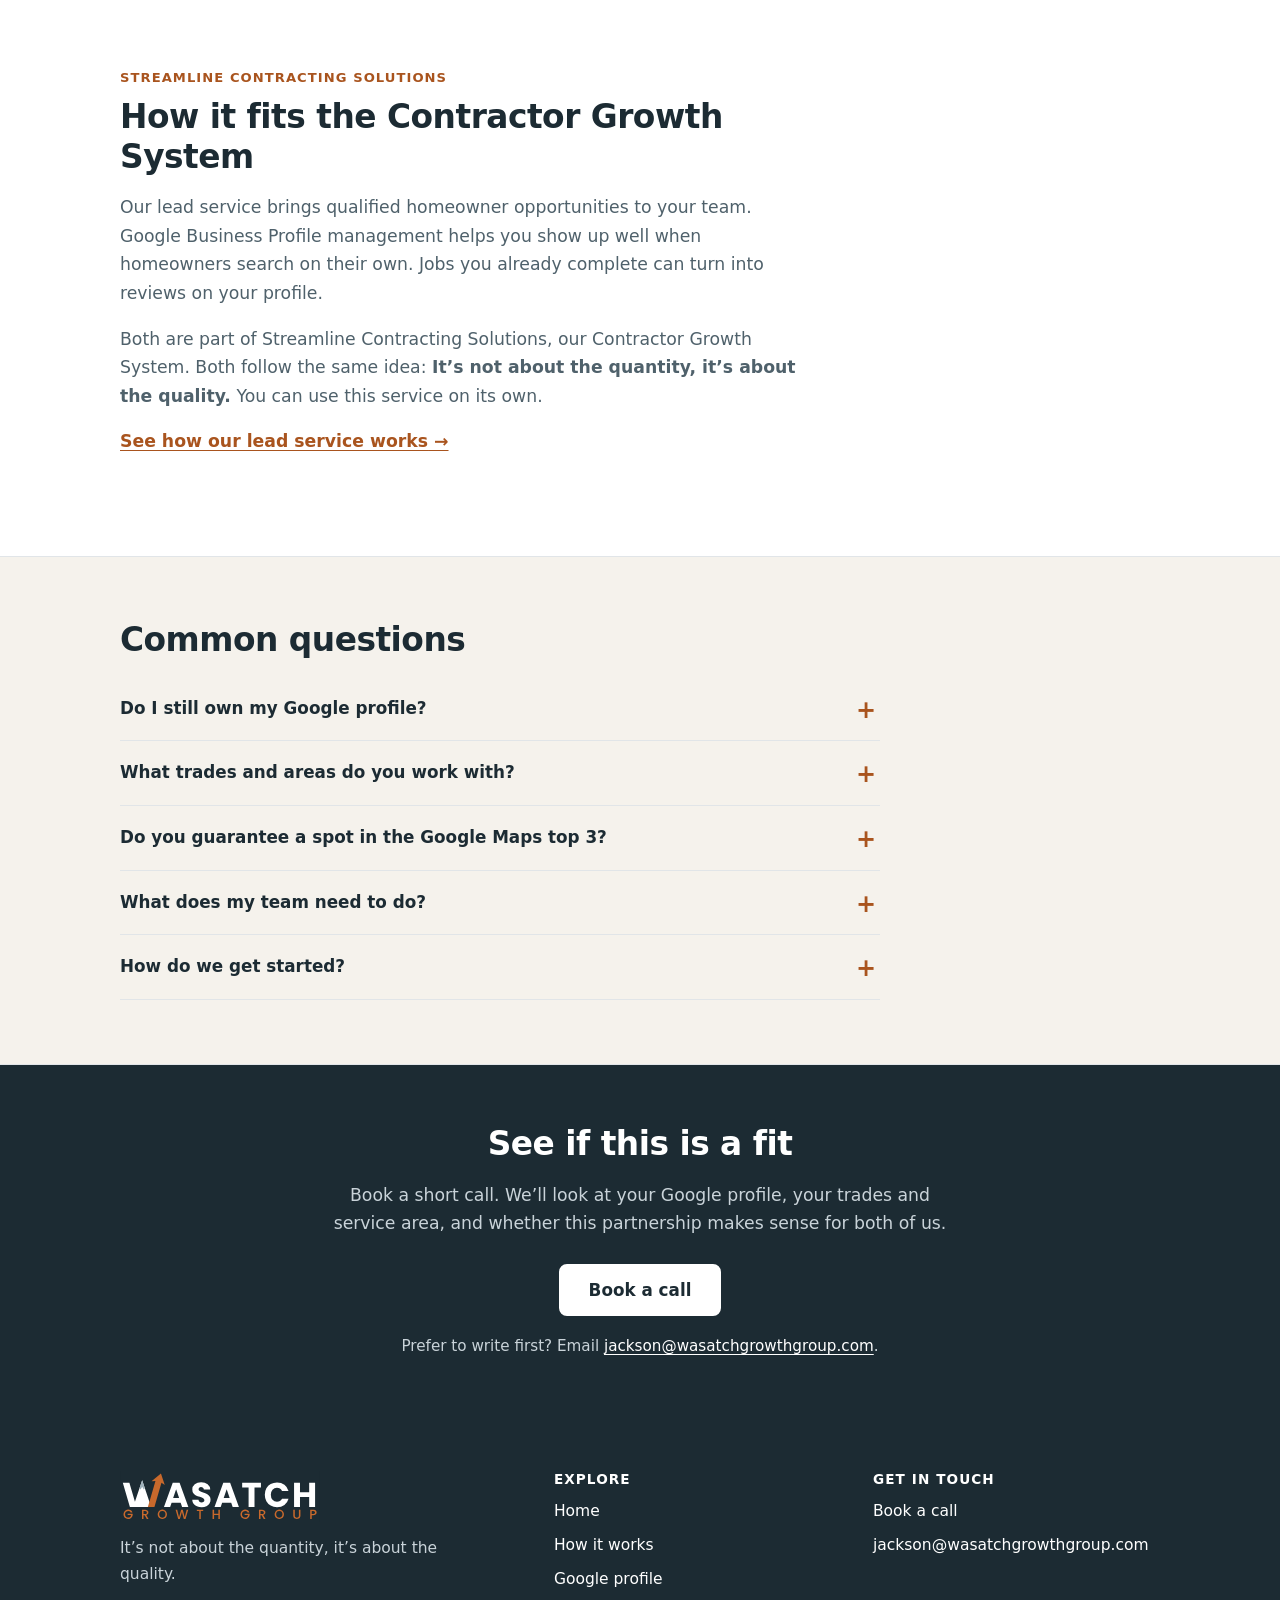
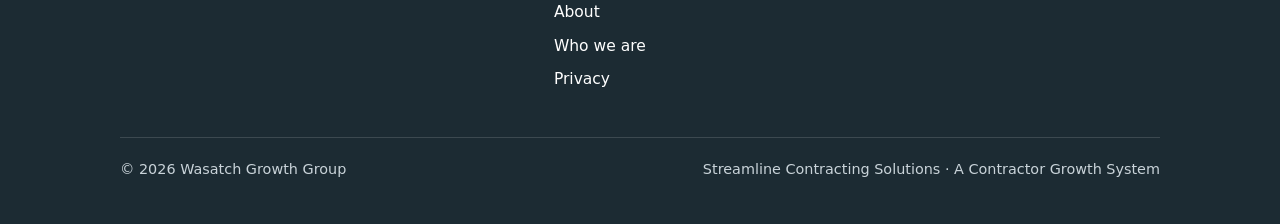
<file: gbp/index.html>
<!doctype html>
<html lang="en">
<head>
<meta charset="utf-8">
<meta name="viewport" content="width=device-width, initial-scale=1">
<title>Google Business Profile Management | Wasatch Growth Group</title>
<meta name="description" content="Done-for-you Google Business Profile management for local service businesses. We keep your listing active so your team can stay on the job.">
<link rel="canonical" href="https://wasatchgrowthgroup.com/gbp/">
<meta property="og:type" content="website">
<meta property="og:site_name" content="Wasatch Growth Group">
<meta property="og:title" content="Google Business Profile Management | Wasatch Growth Group">
<meta property="og:description" content="Done-for-you Google Business Profile management for local service businesses. We keep your listing active so your team can stay on the job.">
<meta property="og:url" content="https://wasatchgrowthgroup.com/gbp/">
<meta property="og:image" content="https://wasatchgrowthgroup.com/assets/og-image.png">
<meta property="og:image:width" content="1200">
<meta property="og:image:height" content="630">
<meta property="og:image:alt" content="Wasatch Growth Group logo with the line: It&#8217;s not about the quantity, it&#8217;s about the quality.">
<meta name="twitter:card" content="summary_large_image">
<script type="application/ld+json">{"@context": "https://schema.org", "@type": "Organization", "@id": "https://wasatchgrowthgroup.com/#organization", "name": "Wasatch Growth Group", "url": "https://wasatchgrowthgroup.com/", "logo": "https://wasatchgrowthgroup.com/assets/icon-512.png", "email": "jackson@wasatchgrowthgroup.com", "slogan": "It’s not about the quantity, it’s about the quality.", "description": "Wasatch Growth Group runs Streamline Contracting Solutions, a lead service that delivers qualified homeowner opportunities and helps home-service contractors grow through high-quality customer connections."}</script>
<script type="application/ld+json">{"@context": "https://schema.org", "@type": "FAQPage", "mainEntity": [{"@type": "Question", "name": "Do I still own my Google profile?", "acceptedAnswer": {"@type": "Answer", "text": "Yes. You keep ownership. We are added as a manager only, and you can remove access at any time."}}, {"@type": "Question", "name": "What trades and areas do you work with?", "acceptedAnswer": {"@type": "Answer", "text": "Any trade, in any service area. This service is for local, owner-operated service businesses. Book a call and we will talk through whether this partnership is a good fit."}}, {"@type": "Question", "name": "Do you guarantee a spot in the Google Maps top 3?", "acceptedAnswer": {"@type": "Answer", "text": "No. We do the weekly work that helps a profile stay complete, active, and well-reviewed. Where a listing ranks depends on many things we do not control, so we do not promise a ranking."}}, {"@type": "Question", "name": "What does my team need to do?", "acceptedAnswer": {"@type": "Answer", "text": "Add us as a manager, share customer details after jobs so we can request reviews, and send photos when you have them. You keep your own process and your brand."}}, {"@type": "Question", "name": "How do we get started?", "acceptedAnswer": {"@type": "Answer", "text": "Book a call. We will look at your Google profile, your trades, and your service area, and talk through whether this partnership is a good fit."}}]}</script>
<meta name="theme-color" content="#1c2b33">
<link rel="icon" href="/favicon.ico" sizes="any">
<link rel="icon" href="/favicon.svg" type="image/svg+xml">
<link rel="apple-touch-icon" href="/apple-touch-icon.png">
<link rel="stylesheet" href="/styles.css">
</head>
<body>
<!--
  DRAFT ONLY. Do not push, commit, or publish until Jackson approves the copy.

  Branding note (not shown on the page):
  The working name for this service has been "Stay on the Map."
  On 2026-11-27 Jackson decided to keep this page under the
  Wasatch Growth Group brand only. Do not add "Stay on the Map"
  to the visible copy.
-->
<a class="skip-link" href="#main">Skip to main content</a>
<header class="site-header">
  <div class="wrap inner">
    <a class="brand" href="/"><img src="/assets/logo.svg" alt="Wasatch Growth Group" width="180" height="46"></a>
    <nav class="nav" aria-label="Primary">
      <a href="/how-it-works/">How it works</a>
      <a href="/gbp/" aria-current="page">Google profile</a>
      <a href="/about/">About</a>
      <a class="btn btn-sm" href="mailto:jackson@wasatchgrowthgroup.com?subject=Book%20a%20call%20%E2%80%94%20Google%20profile&body=Hello%2C%0A%0AI%27d%20like%20to%20book%20a%20call%20with%20Wasatch%20Growth%20Group.%0A%0ACompany%20name%3A%0ATrade%28s%29%3A%0ACities%20or%20counties%20we%20serve%3A%0ABest%20days%20and%20times%20to%20talk%3A%0APhone%20%28optional%29%3A%0A">Book a call</a>
    </nav>
  </div>
</header>

<main id="main">
  <section class="page-hero">
    <div class="wrap">
      <p class="eyebrow">Part of the Contractor Growth System</p>
      <h1>Done-for-you Google Business Profile management</h1>
      <p>When a homeowner searches for a local service, like &#8220;plumber near me&#8221; or &#8220;roofer near me,&#8221; Google shows a map with three businesses at the top. A complete, active, well-reviewed profile helps any local service business show up there and look like a shop people can trust. We handle the weekly work on your Google listing so your team can stay on the job.</p>
    </div>
  </section>

  <section class="section">
    <div class="wrap">
      <div class="section-head">
        <h2>Why your Google profile matters</h2>
        <p>Most contractors have a Google Business Profile, but it is easy for it to go stale. Posts stop. Reviews sit unanswered. Hours or services drift out of date. Meanwhile, the shops that keep their profiles current are the ones homeowners see first.</p>
      </div>
      <p>We take that upkeep off your plate. You keep ownership of the profile. We are added as a manager only, and we do the steady work that helps the listing stay accurate, active, and easy to trust.</p>
      <p class="note">We do not promise a specific ranking or a spot in Google&#8217;s top three results. Rankings depend on many things no one fully controls. What we do is keep the profile in good shape, week after week, and show you plainly how it is performing.</p>
    </div>
  </section>

  <section class="section alt" id="included">
    <div class="wrap">
      <div class="section-head">
        <h2>What&#8217;s included</h2>
        <p>Here is what our team handles for you, so yours can stay focused on estimates and jobs.</p>
      </div>
      <ul class="list-check">
        <li><strong>Weekly Google posts</strong> <span>Short updates about your work, written in your voice and posted to your profile.</span></li>
        <li><strong>Review replies</strong> <span>Timely responses to new reviews, including the difficult ones, so no review sits unanswered.</span></li>
        <li><strong>Profile monitoring</strong> <span>We watch for unexpected edits, suspensions, and verification problems and flag them quickly.</span></li>
        <li><strong>Review requests after jobs</strong> <span>After each job, we ask the customer for a review, the same way for everyone. You share the customer details, or we plug into the job software you already use.</span></li>
        <li><strong>Photo updates</strong> <span>We add photos you send us, like finished jobs and your crew at work, so the profile stays current.</span></li>
        <li><strong>Map-visibility tracking</strong> <span>We check how your profile shows up in Google Maps across your service area, not just from one location.</span></li>
        <li><strong>A plain-English monthly report</strong> <span>A short recap of profile activity, reviews, and map visibility, written so you can read it in a few minutes.</span></li>
      </ul>
      <p class="note">You keep ownership of your Google Business Profile. We are added as a manager only. We do not buy, fake, or filter reviews: every customer is asked the same way.</p>
    </div>
  </section>

  <section class="section">
    <div class="wrap">
      <div class="section-head">
        <h2>How we work together</h2>
        <p>Our team runs the profile. Your team runs the jobs.</p>
      </div>
      <ol class="steps" role="list">
        <li class="step">
          <span class="num" aria-hidden="true">1</span>
          <div>
            <span class="who">Our team</span>
            <h3>Review</h3>
            <p>We look at your current Google profile and how you show up for searches in your area.</p>
          </div>
        </li>
        <li class="step">
          <span class="num" aria-hidden="true">2</span>
          <div>
            <span class="who">Your team</span>
            <h3>Access</h3>
            <p>You add us as a manager. You keep ownership of the profile, and you can remove access at any time.</p>
          </div>
        </li>
        <li class="step">
          <span class="num" aria-hidden="true">3</span>
          <div>
            <span class="who">Our team</span>
            <h3>Upkeep</h3>
            <p>We handle posts, review replies, review requests, photos, and monitoring, and we keep the listing accurate.</p>
          </div>
        </li>
        <li class="step">
          <span class="num" aria-hidden="true">4</span>
          <div>
            <span class="who">Our team</span>
            <h3>Report</h3>
            <p>Each month you get a short, plain-English report on activity, reviews, and how you are showing up on the map.</p>
          </div>
        </li>
      </ol>
      <p class="callout-line">Our team keeps the listing working. Your team stays on the tools.</p>
    </div>
  </section>

  <section class="section alt">
    <div class="wrap">
      <div class="section-head">
        <h2>Who it&#8217;s for</h2>
        <p>This service is for local, owner-operated service businesses of any trade, wherever you work.</p>
      </div>
      <div class="grid-3">
        <article class="card">
          <h3>Any trade</h3>
          <p>This is built for local service businesses of every kind, not just one niche.</p>
        </article>
        <article class="card">
          <h3>Wherever you work</h3>
          <p>We work with shops in any service area, not just one city or county.</p>
        </article>
        <article class="card">
          <h3>A real partnership</h3>
          <p>This is for owner-operated shops that want their Google listing looked after by a partner, not another tool to log into.</p>
        </article>
      </div>
    </div>
  </section>

  <section class="section">
    <div class="wrap teaser">
      <div class="section-head">
        <p class="eyebrow">Streamline Contracting Solutions</p>
        <h2>How it fits the Contractor Growth System</h2>
        <p>Our lead service brings qualified homeowner opportunities to your team. Google Business Profile management helps you show up well when homeowners search on their own. Jobs you already complete can turn into reviews on your profile.</p>
        <p>Both are part of Streamline Contracting Solutions, our Contractor Growth System. Both follow the same idea: <strong>It&#8217;s not about the quantity, it&#8217;s about the quality.</strong> You can use this service on its own.</p>
        <p><a class="text-link" href="/how-it-works/">See how our lead service works</a></p>
      </div>
    </div>
  </section>

  <section class="section alt">
    <div class="wrap">
      <h2>Common questions</h2>
      <div class="faq">
        <details>
          <summary>Do I still own my Google profile?</summary>
          <p>Yes. You keep ownership. We are added as a manager only, and you can remove access at any time.</p>
        </details>
        <details>
          <summary>What trades and areas do you work with?</summary>
          <p>Any trade, in any service area. This service is for local, owner-operated service businesses. Book a call and we will talk through whether this partnership is a good fit.</p>
        </details>
        <details>
          <summary>Do you guarantee a spot in the Google Maps top 3?</summary>
          <p>No. We do the weekly work that helps a profile stay complete, active, and well-reviewed. Where a listing ranks depends on many things we do not control, so we do not promise a ranking.</p>
        </details>
        <details>
          <summary>What does my team need to do?</summary>
          <p>Add us as a manager, share customer details after jobs so we can request reviews, and send photos when you have them. You keep your own process and your brand.</p>
        </details>
        <details>
          <summary>How do we get started?</summary>
          <p>Book a call. We will look at your Google profile, your trades, and your service area, and talk through whether this partnership is a good fit.</p>
        </details>
      </div>
    </div>
  </section>

  <section class="cta-band">
    <div class="wrap">
      <h2>See if this is a fit</h2>
      <p>Book a short call. We&#8217;ll look at your Google profile, your trades and service area, and whether this partnership makes sense for both of us.</p>
      <a class="btn btn-light btn-lg" href="/book-a-call/">Book a call</a>
      <p class="small">Prefer to write first? Email <a href="mailto:jackson@wasatchgrowthgroup.com">jackson@wasatchgrowthgroup.com</a>.</p>
    </div>
  </section>
</main>
<aside class="mobile-cta" aria-label="Quick contact"><a class="btn" href="mailto:jackson@wasatchgrowthgroup.com?subject=Book%20a%20call%20%E2%80%94%20Google%20profile&body=Hello%2C%0A%0AI%27d%20like%20to%20book%20a%20call%20with%20Wasatch%20Growth%20Group.%0A%0ACompany%20name%3A%0ATrade%28s%29%3A%0ACities%20or%20counties%20we%20serve%3A%0ABest%20days%20and%20times%20to%20talk%3A%0APhone%20%28optional%29%3A%0A">Book a call</a></aside>
<footer class="site-footer">
  <div class="wrap">
    <div class="footer-grid">
      <div class="footer-brand">
        <img src="/assets/logo-on-dark.svg" alt="Wasatch Growth Group" width="200" height="51" loading="lazy">
        <p>It&#8217;s not about the quantity, it&#8217;s about the quality.</p>
      </div>
      <nav aria-label="Footer">
        <h2>Explore</h2>
        <ul>
          <li><a href="/">Home</a></li>
          <li><a href="/how-it-works/">How it works</a></li>
          <li><a href="/gbp/">Google profile</a></li>
          <li><a href="/about/">About</a></li>
          <li><a href="/about/#who-we-are">Who we are</a></li>
          <li><a href="/privacy/">Privacy</a></li>
        </ul>
      </nav>
      <div>
        <h2>Get in touch</h2>
        <ul>
          <li><a href="/book-a-call/">Book a call</a></li>
          <li><a href="mailto:jackson@wasatchgrowthgroup.com">jackson@wasatchgrowthgroup.com</a></li>
        </ul>
      </div>
    </div>
    <div class="footer-bottom">
      <p>&copy; 2026 Wasatch Growth Group</p>
      <p>Streamline Contracting Solutions &middot; A Contractor Growth System</p>
    </div>
  </div>
</footer>
</body>
</html>
</file>
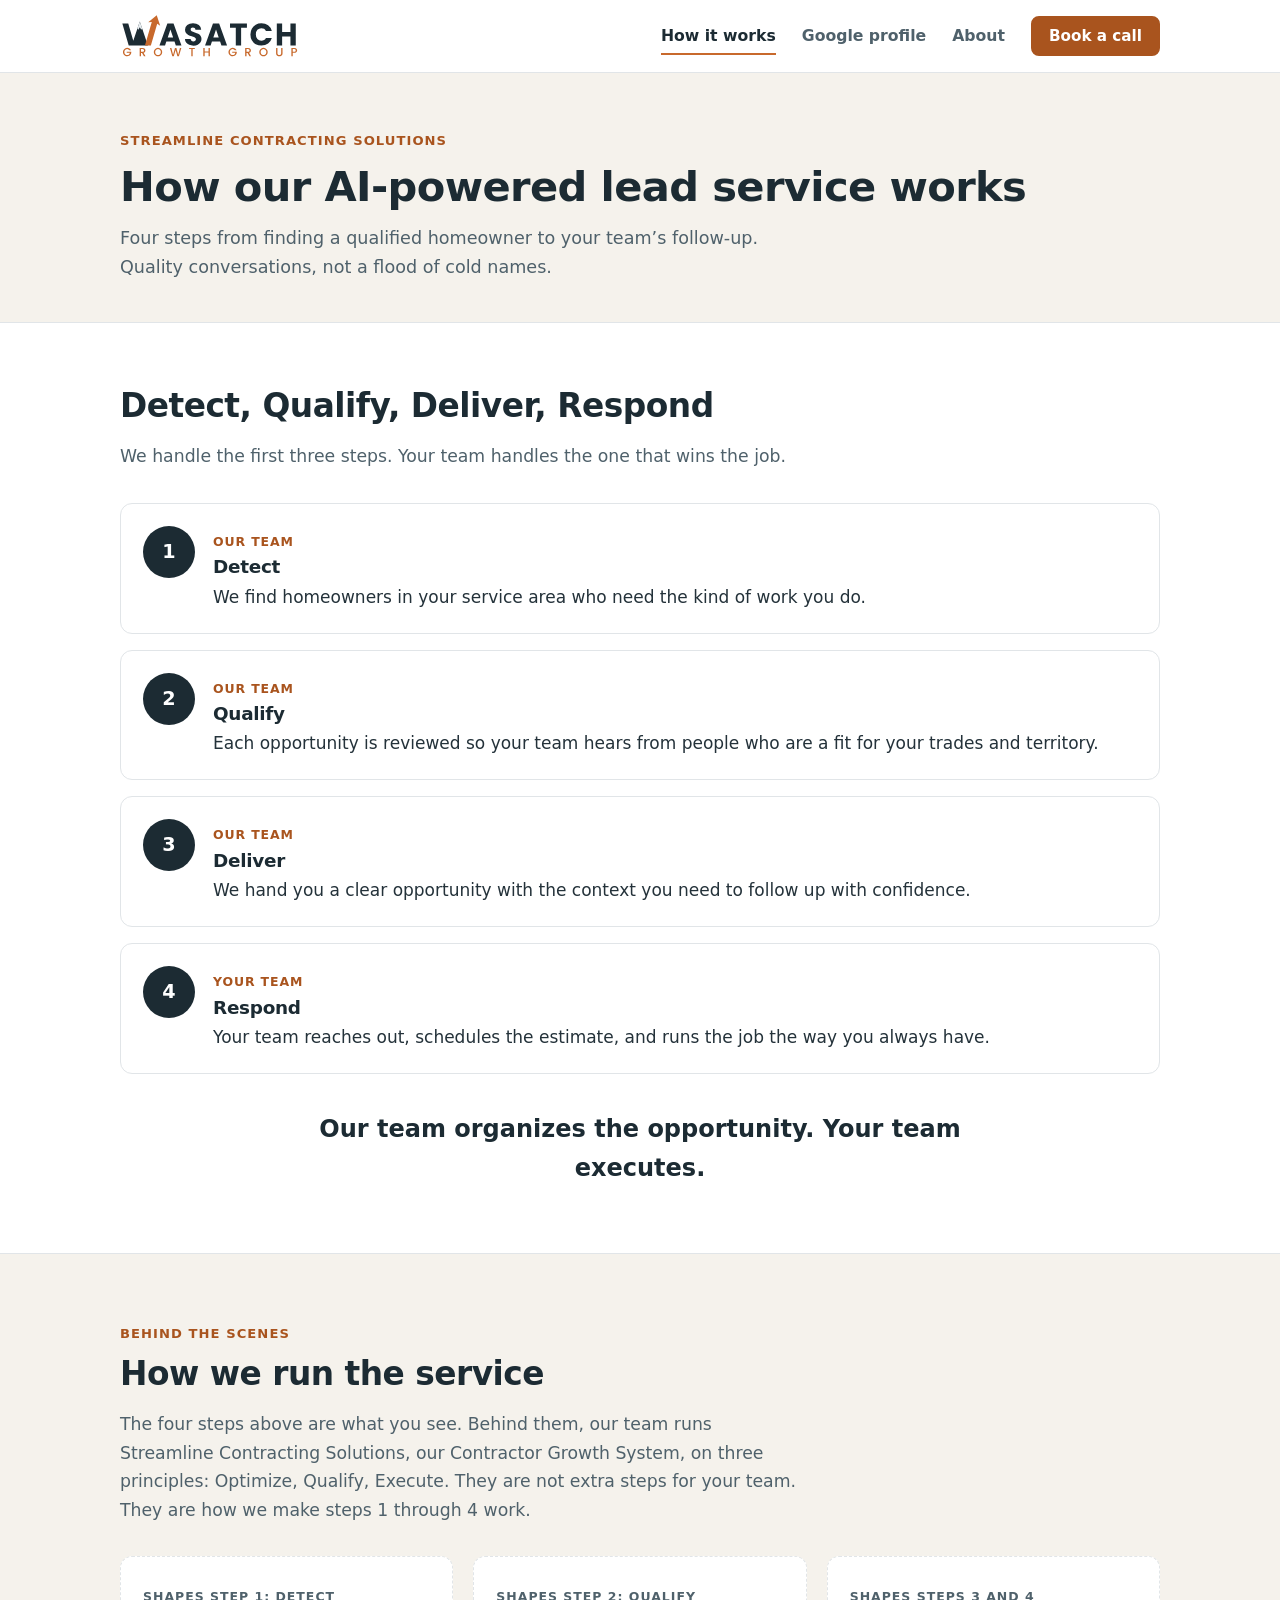
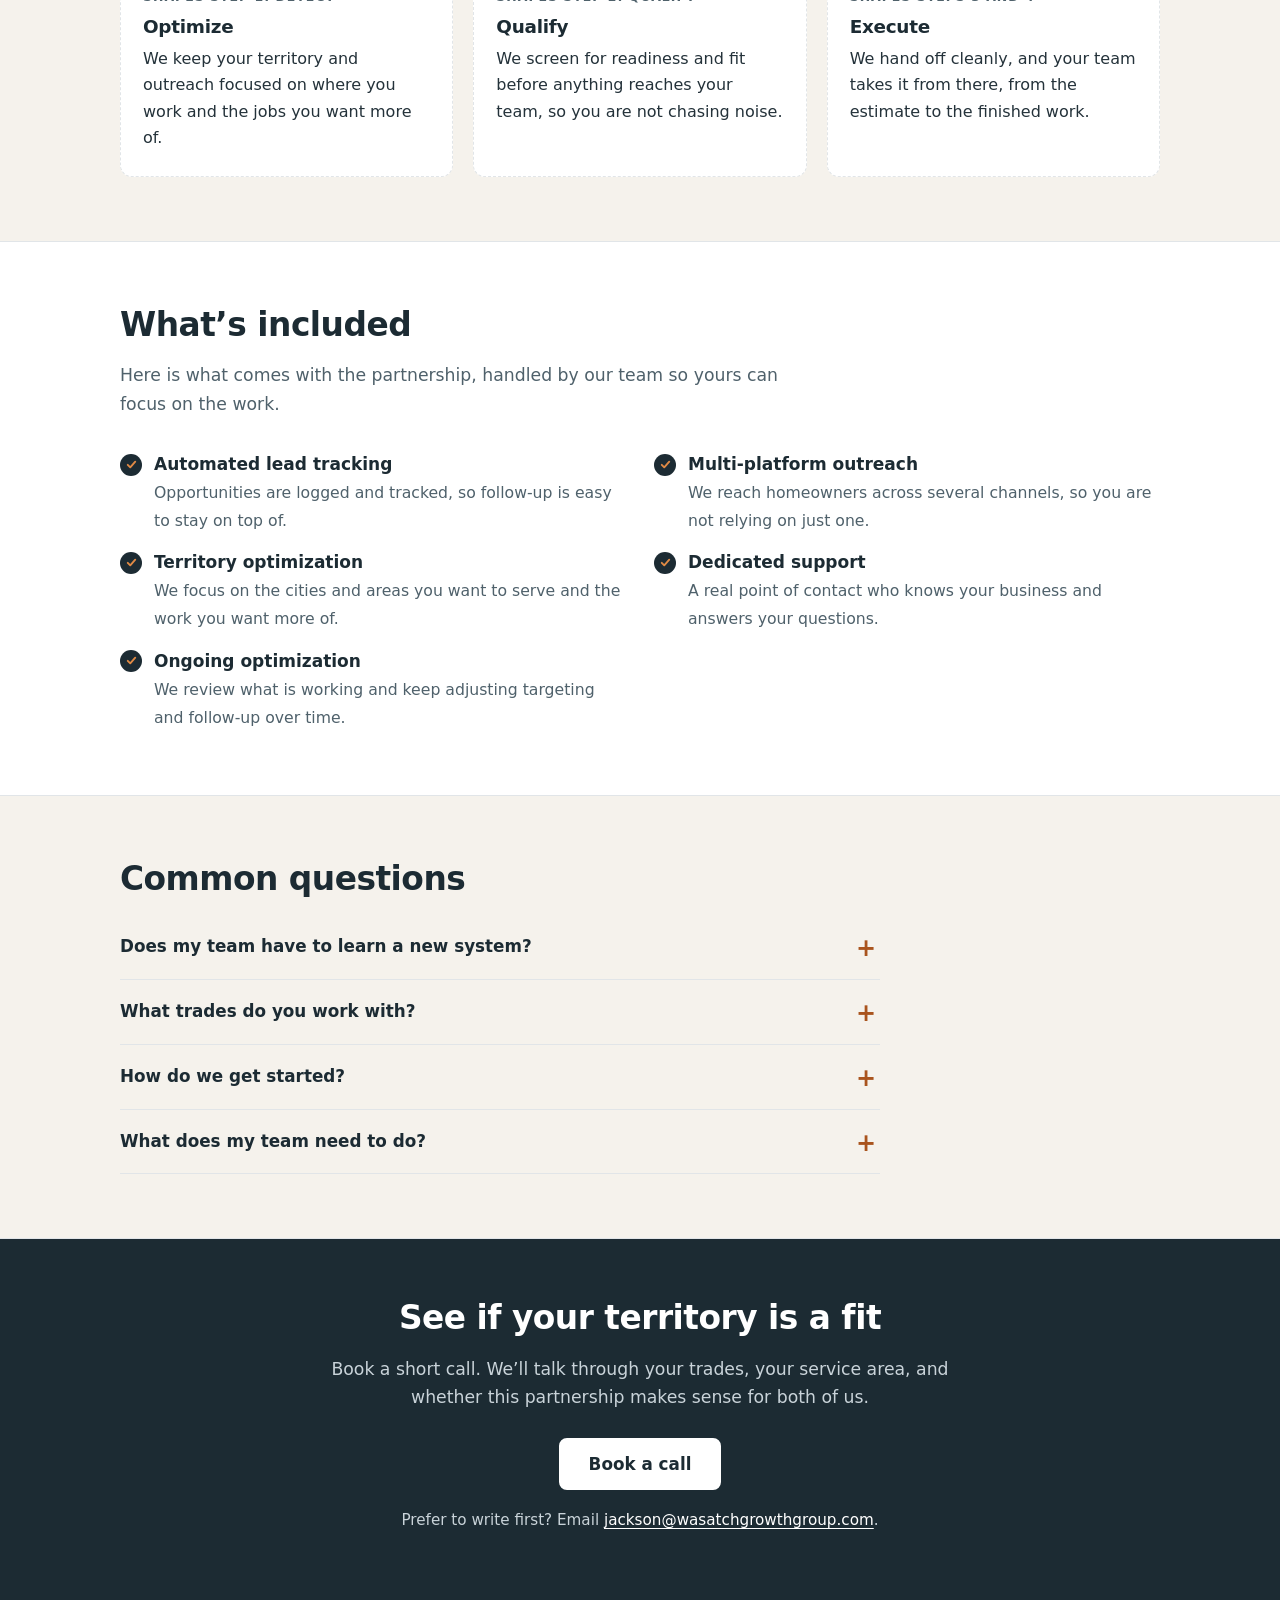
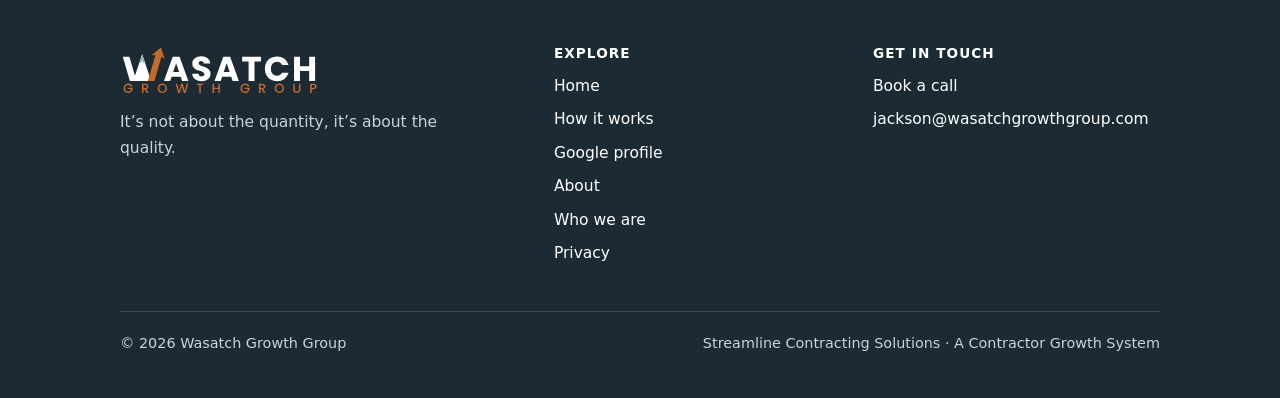
<file: how-it-works/index.html>
<!doctype html>
<html lang="en">
<head>
<meta charset="utf-8">
<meta name="viewport" content="width=device-width, initial-scale=1">
<title>How Our Contractor Lead Service Works | Wasatch Growth Group</title>
<meta name="description" content="Detect, Qualify, Deliver, Respond: how the Wasatch Growth Group AI-powered lead service finds and qualifies homeowner opportunities for contractors.">
<link rel="canonical" href="https://wasatchgrowthgroup.com/how-it-works/">
<meta property="og:type" content="website">
<meta property="og:site_name" content="Wasatch Growth Group">
<meta property="og:title" content="How Our Contractor Lead Service Works | Wasatch Growth Group">
<meta property="og:description" content="Detect, Qualify, Deliver, Respond: how the Wasatch Growth Group AI-powered lead service finds and qualifies homeowner opportunities for contractors.">
<meta property="og:url" content="https://wasatchgrowthgroup.com/how-it-works/">
<meta property="og:image" content="https://wasatchgrowthgroup.com/assets/og-image.png">
<meta property="og:image:width" content="1200">
<meta property="og:image:height" content="630">
<meta property="og:image:alt" content="Wasatch Growth Group logo with the line: It&#8217;s not about the quantity, it&#8217;s about the quality.">
<meta name="twitter:card" content="summary_large_image">
<script type="application/ld+json">{"@context": "https://schema.org", "@type": "Organization", "@id": "https://wasatchgrowthgroup.com/#organization", "name": "Wasatch Growth Group", "url": "https://wasatchgrowthgroup.com/", "logo": "https://wasatchgrowthgroup.com/assets/icon-512.png", "email": "jackson@wasatchgrowthgroup.com", "slogan": "It’s not about the quantity, it’s about the quality.", "description": "Wasatch Growth Group runs Streamline Contracting Solutions, a lead service that delivers qualified homeowner opportunities and helps home-service contractors grow through high-quality customer connections."}</script>
<script type="application/ld+json">{"@context": "https://schema.org", "@type": "FAQPage", "mainEntity": [{"@type": "Question", "name": "Does my team have to learn a new system?", "acceptedAnswer": {"@type": "Answer", "text": "No. Our team runs it for you, so there is nothing new for your team to learn. Our team organizes the opportunity. Your team executes."}}, {"@type": "Question", "name": "What trades do you work with?", "acceptedAnswer": {"@type": "Answer", "text": "We are starting with fencing contractors. If you run another kind of home-service business, book a call and we will tell you honestly whether we can help."}}, {"@type": "Question", "name": "How do we get started?", "acceptedAnswer": {"@type": "Answer", "text": "Book a call. We will talk through your trades, your service area, and whether we are a good fit for each other."}}, {"@type": "Question", "name": "What does my team need to do?", "acceptedAnswer": {"@type": "Answer", "text": "Respond quickly when an opportunity comes in, run the estimate, and do the work the way you always have. You keep your own process and your brand."}}]}</script>
<meta name="theme-color" content="#1c2b33">
<link rel="icon" href="/favicon.ico" sizes="any">
<link rel="icon" href="/favicon.svg" type="image/svg+xml">
<link rel="apple-touch-icon" href="/apple-touch-icon.png">
<link rel="stylesheet" href="/styles.css">
</head>
<body>
<a class="skip-link" href="#main">Skip to main content</a>
<header class="site-header">
  <div class="wrap inner">
    <a class="brand" href="/"><img src="/assets/logo.svg" alt="Wasatch Growth Group" width="180" height="46"></a>
    <nav class="nav" aria-label="Primary">
      <a href="/how-it-works/" aria-current="page">How it works</a>
      <a href="/gbp/">Google profile</a>
      <a href="/about/">About</a>
      <a class="btn btn-sm" href="mailto:jackson@wasatchgrowthgroup.com?subject=Book%20a%20call%20%E2%80%94%20How%20it%20works&body=Hello%2C%0A%0AI%27d%20like%20to%20book%20a%20call%20with%20Wasatch%20Growth%20Group.%0A%0ACompany%20name%3A%0ATrade%28s%29%3A%0ACities%20or%20counties%20we%20serve%3A%0ABest%20days%20and%20times%20to%20talk%3A%0APhone%20%28optional%29%3A%0A">Book a call</a>
    </nav>
  </div>
</header>

<main id="main">
  <section class="page-hero">
    <div class="wrap">
      <p class="eyebrow">Streamline Contracting Solutions</p>
      <h1>How our AI-powered lead service works</h1>
      <p>Four steps from finding a qualified homeowner to your team&#8217;s follow-up. Quality conversations, not a flood of cold names.</p>
    </div>
  </section>

  <section class="section">
    <div class="wrap">
      <div class="section-head">
        <h2>Detect, Qualify, Deliver, Respond</h2>
        <p>We handle the first three steps. Your team handles the one that wins the job.</p>
      </div>
      <ol class="steps" role="list">
        <li class="step">
          <span class="num" aria-hidden="true">1</span>
          <div>
            <span class="who">Our team</span>
            <h3>Detect</h3>
            <p>We find homeowners in your service area who need the kind of work you do.</p>
          </div>
        </li>
        <li class="step">
          <span class="num" aria-hidden="true">2</span>
          <div>
            <span class="who">Our team</span>
            <h3>Qualify</h3>
            <p>Each opportunity is reviewed so your team hears from people who are a fit for your trades and territory.</p>
          </div>
        </li>
        <li class="step">
          <span class="num" aria-hidden="true">3</span>
          <div>
            <span class="who">Our team</span>
            <h3>Deliver</h3>
            <p>We hand you a clear opportunity with the context you need to follow up with confidence.</p>
          </div>
        </li>
        <li class="step">
          <span class="num" aria-hidden="true">4</span>
          <div>
            <span class="who">Your team</span>
            <h3>Respond</h3>
            <p>Your team reaches out, schedules the estimate, and runs the job the way you always have.</p>
          </div>
        </li>
      </ol>
      <p class="callout-line">Our team organizes the opportunity. Your team executes.</p>
    </div>
  </section>

  <section class="section alt">
    <div class="wrap">
      <div class="section-head">
        <p class="eyebrow">Behind the scenes</p>
        <h2>How we run the service</h2>
        <p>The four steps above are what you see. Behind them, our team runs Streamline Contracting Solutions, our Contractor Growth System, on three principles: Optimize, Qualify, Execute. They are not extra steps for your team. They are how we make steps 1 through 4 work.</p>
      </div>
      <div class="grid-3 principles">
        <article class="card principle">
          <span class="label">Shapes step 1: Detect</span>
          <h3>Optimize</h3>
          <p>We keep your territory and outreach focused on where you work and the jobs you want more of.</p>
        </article>
        <article class="card principle">
          <span class="label">Shapes step 2: Qualify</span>
          <h3>Qualify</h3>
          <p>We screen for readiness and fit before anything reaches your team, so you are not chasing noise.</p>
        </article>
        <article class="card principle">
          <span class="label">Shapes steps 3 and 4</span>
          <h3>Execute</h3>
          <p>We hand off cleanly, and your team takes it from there, from the estimate to the finished work.</p>
        </article>
      </div>
    </div>
  </section>

  <section class="section" id="included">
    <div class="wrap">
      <div class="section-head">
        <h2>What&#8217;s included</h2>
        <p>Here is what comes with the partnership, handled by our team so yours can focus on the work.</p>
      </div>
      <ul class="list-check">
        <li><strong>Automated lead tracking</strong> <span>Opportunities are logged and tracked, so follow-up is easy to stay on top of.</span></li>
        <li><strong>Multi-platform outreach</strong> <span>We reach homeowners across several channels, so you are not relying on just one.</span></li>
        <li><strong>Territory optimization</strong> <span>We focus on the cities and areas you want to serve and the work you want more of.</span></li>
        <li><strong>Dedicated support</strong> <span>A real point of contact who knows your business and answers your questions.</span></li>
        <li><strong>Ongoing optimization</strong> <span>We review what is working and keep adjusting targeting and follow-up over time.</span></li>
      </ul>
    </div>
  </section>

  <section class="section alt">
    <div class="wrap">
      <h2>Common questions</h2>
      <div class="faq">
        <details>
          <summary>Does my team have to learn a new system?</summary>
          <p>No. Our team runs it for you, so there is nothing new for your team to learn. Our team organizes the opportunity. Your team executes.</p>
        </details>
        <details>
          <summary>What trades do you work with?</summary>
          <p>We are starting with fencing contractors. If you run another kind of home-service business, book a call and we will tell you honestly whether we can help.</p>
        </details>
        <details>
          <summary>How do we get started?</summary>
          <p>Book a call. We will talk through your trades, your service area, and whether we are a good fit for each other.</p>
        </details>
        <details>
          <summary>What does my team need to do?</summary>
          <p>Respond quickly when an opportunity comes in, run the estimate, and do the work the way you always have. You keep your own process and your brand.</p>
        </details>
      </div>
    </div>
  </section>

  <section class="cta-band">
    <div class="wrap">
      <h2>See if your territory is a fit</h2>
      <p>Book a short call. We&#8217;ll talk through your trades, your service area, and whether this partnership makes sense for both of us.</p>
      <a class="btn btn-light btn-lg" href="mailto:jackson@wasatchgrowthgroup.com?subject=Book%20a%20call%20%E2%80%94%20How%20it%20works&body=Hello%2C%0A%0AI%27d%20like%20to%20book%20a%20call%20with%20Wasatch%20Growth%20Group.%0A%0ACompany%20name%3A%0ATrade%28s%29%3A%0ACities%20or%20counties%20we%20serve%3A%0ABest%20days%20and%20times%20to%20talk%3A%0APhone%20%28optional%29%3A%0A">Book a call</a>
      <p class="small">Prefer to write first? Email <a href="mailto:jackson@wasatchgrowthgroup.com">jackson@wasatchgrowthgroup.com</a>.</p>
    </div>
  </section>
</main>
<aside class="mobile-cta" aria-label="Quick contact"><a class="btn" href="mailto:jackson@wasatchgrowthgroup.com?subject=Book%20a%20call%20%E2%80%94%20How%20it%20works&body=Hello%2C%0A%0AI%27d%20like%20to%20book%20a%20call%20with%20Wasatch%20Growth%20Group.%0A%0ACompany%20name%3A%0ATrade%28s%29%3A%0ACities%20or%20counties%20we%20serve%3A%0ABest%20days%20and%20times%20to%20talk%3A%0APhone%20%28optional%29%3A%0A">Book a call</a></aside>
<footer class="site-footer">
  <div class="wrap">
    <div class="footer-grid">
      <div class="footer-brand">
        <img src="/assets/logo-on-dark.svg" alt="Wasatch Growth Group" width="200" height="51" loading="lazy">
        <p>It&#8217;s not about the quantity, it&#8217;s about the quality.</p>
      </div>
      <nav aria-label="Footer">
        <h2>Explore</h2>
        <ul>
          <li><a href="/">Home</a></li>
          <li><a href="/how-it-works/">How it works</a></li>
          <li><a href="/gbp/">Google profile</a></li>
          <li><a href="/about/">About</a></li>
          <li><a href="/about/#who-we-are">Who we are</a></li>
          <li><a href="/privacy/">Privacy</a></li>
        </ul>
      </nav>
      <div>
        <h2>Get in touch</h2>
        <ul>
          <li><a href="/book-a-call/">Book a call</a></li>
          <li><a href="mailto:jackson@wasatchgrowthgroup.com">jackson@wasatchgrowthgroup.com</a></li>
        </ul>
      </div>
    </div>
    <div class="footer-bottom">
      <p>&copy; 2026 Wasatch Growth Group</p>
      <p>Streamline Contracting Solutions &middot; A Contractor Growth System</p>
    </div>
  </div>
</footer>
</body>
</html>
</file>
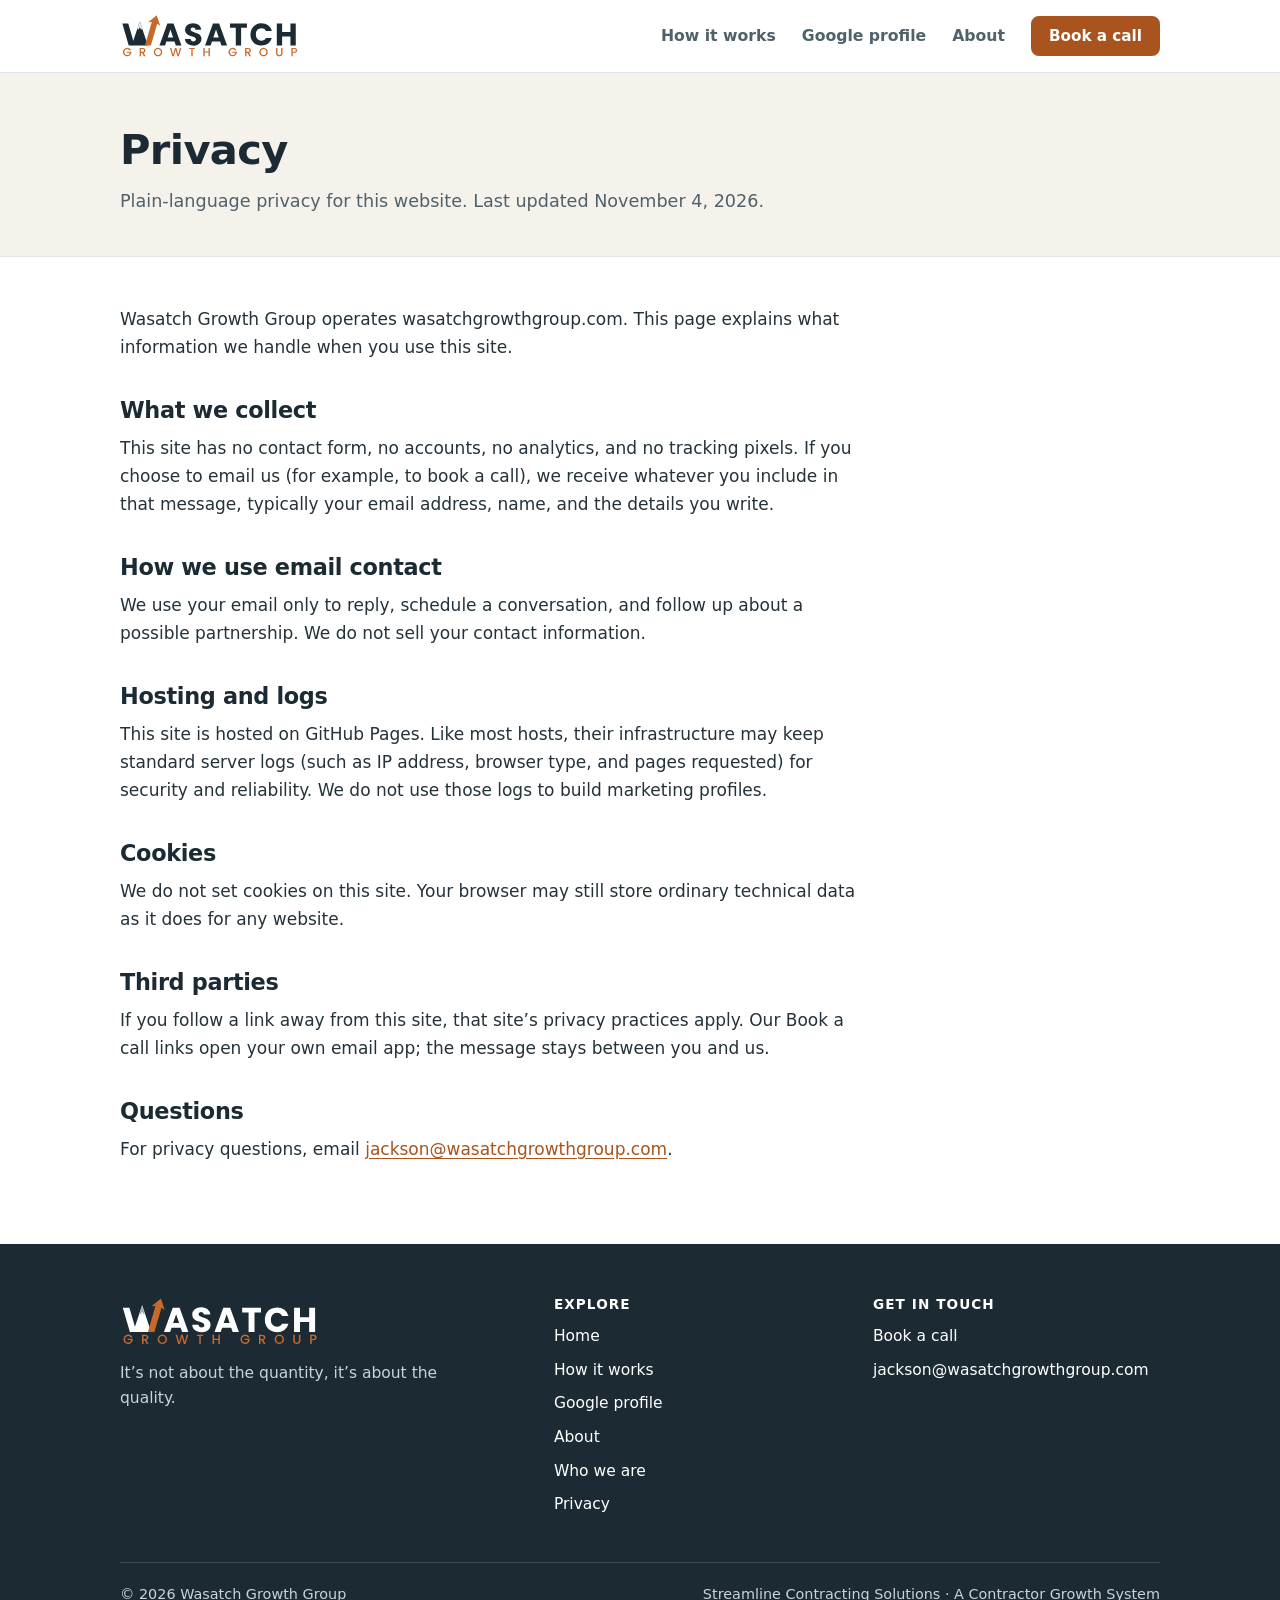
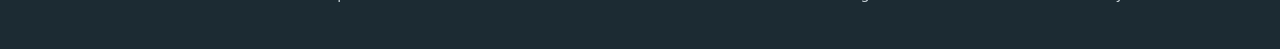
<file: privacy/index.html>
<!doctype html>
<html lang="en">
<head>
<meta charset="utf-8">
<meta name="viewport" content="width=device-width, initial-scale=1">
<title>Privacy | Wasatch Growth Group</title>
<meta name="description" content="Privacy practices for wasatchgrowthgroup.com. No forms, analytics, tracking pixels, or cookies. We only see what you send when you email us.">
<link rel="canonical" href="https://wasatchgrowthgroup.com/privacy/">
<meta property="og:type" content="website">
<meta property="og:site_name" content="Wasatch Growth Group">
<meta property="og:title" content="Privacy | Wasatch Growth Group">
<meta property="og:description" content="Privacy practices for wasatchgrowthgroup.com. No forms, analytics, tracking pixels, or cookies. We only see what you send when you email us.">
<meta property="og:url" content="https://wasatchgrowthgroup.com/privacy/">
<meta property="og:image" content="https://wasatchgrowthgroup.com/assets/og-image.png">
<meta property="og:image:width" content="1200">
<meta property="og:image:height" content="630">
<meta property="og:image:alt" content="Wasatch Growth Group logo with the line: It&#8217;s not about the quantity, it&#8217;s about the quality.">
<meta name="twitter:card" content="summary_large_image">
<script type="application/ld+json">{"@context": "https://schema.org", "@type": "Organization", "@id": "https://wasatchgrowthgroup.com/#organization", "name": "Wasatch Growth Group", "url": "https://wasatchgrowthgroup.com/", "logo": "https://wasatchgrowthgroup.com/assets/icon-512.png", "email": "jackson@wasatchgrowthgroup.com", "slogan": "It’s not about the quantity, it’s about the quality.", "description": "Wasatch Growth Group runs Streamline Contracting Solutions, a lead service that delivers qualified homeowner opportunities and helps home-service contractors grow through high-quality customer connections."}</script>
<meta name="theme-color" content="#1c2b33">
<link rel="icon" href="/favicon.ico" sizes="any">
<link rel="icon" href="/favicon.svg" type="image/svg+xml">
<link rel="apple-touch-icon" href="/apple-touch-icon.png">
<link rel="stylesheet" href="/styles.css">
</head>
<body>
<a class="skip-link" href="#main">Skip to main content</a>
<header class="site-header">
  <div class="wrap inner">
    <a class="brand" href="/"><img src="/assets/logo.svg" alt="Wasatch Growth Group" width="180" height="46"></a>
    <nav class="nav" aria-label="Primary">
      <a href="/how-it-works/">How it works</a>
      <a href="/gbp/">Google profile</a>
      <a href="/about/">About</a>
      <a class="btn btn-sm" href="mailto:jackson@wasatchgrowthgroup.com?subject=Book%20a%20call%20%E2%80%94%20Privacy&body=Hello%2C%0A%0AI%27d%20like%20to%20book%20a%20call%20with%20Wasatch%20Growth%20Group.%0A%0ACompany%20name%3A%0ATrade%28s%29%3A%0ACities%20or%20counties%20we%20serve%3A%0ABest%20days%20and%20times%20to%20talk%3A%0APhone%20%28optional%29%3A%0A">Book a call</a>
    </nav>
  </div>
</header>

<main id="main">
  <section class="page-hero">
    <div class="wrap">
      <h1>Privacy</h1>
      <p>Plain-language privacy for this website. Last updated November 4, 2026.</p>
    </div>
  </section>
  <section class="prose wrap">
    <p>Wasatch Growth Group operates wasatchgrowthgroup.com. This page explains what information we handle when you use this site.</p>
    <h2>What we collect</h2>
    <p>This site has no contact form, no accounts, no analytics, and no tracking pixels. If you choose to email us (for example, to book a call), we receive whatever you include in that message, typically your email address, name, and the details you write.</p>
    <h2>How we use email contact</h2>
    <p>We use your email only to reply, schedule a conversation, and follow up about a possible partnership. We do not sell your contact information.</p>
    <h2>Hosting and logs</h2>
    <p>This site is hosted on GitHub Pages. Like most hosts, their infrastructure may keep standard server logs (such as IP address, browser type, and pages requested) for security and reliability. We do not use those logs to build marketing profiles.</p>
    <h2>Cookies</h2>
    <p>We do not set cookies on this site. Your browser may still store ordinary technical data as it does for any website.</p>
    <h2>Third parties</h2>
    <p>If you follow a link away from this site, that site&#8217;s privacy practices apply. Our Book a call links open your own email app; the message stays between you and us.</p>
    <h2>Questions</h2>
    <p>For privacy questions, email <a href="mailto:jackson@wasatchgrowthgroup.com?subject=Privacy%20question">jackson@wasatchgrowthgroup.com</a>.</p>
  </section>
</main>
<aside class="mobile-cta" aria-label="Quick contact"><a class="btn" href="mailto:jackson@wasatchgrowthgroup.com?subject=Book%20a%20call%20%E2%80%94%20Privacy&body=Hello%2C%0A%0AI%27d%20like%20to%20book%20a%20call%20with%20Wasatch%20Growth%20Group.%0A%0ACompany%20name%3A%0ATrade%28s%29%3A%0ACities%20or%20counties%20we%20serve%3A%0ABest%20days%20and%20times%20to%20talk%3A%0APhone%20%28optional%29%3A%0A">Book a call</a></aside>
<footer class="site-footer">
  <div class="wrap">
    <div class="footer-grid">
      <div class="footer-brand">
        <img src="/assets/logo-on-dark.svg" alt="Wasatch Growth Group" width="200" height="51" loading="lazy">
        <p>It&#8217;s not about the quantity, it&#8217;s about the quality.</p>
      </div>
      <nav aria-label="Footer">
        <h2>Explore</h2>
        <ul>
          <li><a href="/">Home</a></li>
          <li><a href="/how-it-works/">How it works</a></li>
          <li><a href="/gbp/">Google profile</a></li>
          <li><a href="/about/">About</a></li>
          <li><a href="/about/#who-we-are">Who we are</a></li>
          <li><a href="/privacy/">Privacy</a></li>
        </ul>
      </nav>
      <div>
        <h2>Get in touch</h2>
        <ul>
          <li><a href="/book-a-call/">Book a call</a></li>
          <li><a href="mailto:jackson@wasatchgrowthgroup.com">jackson@wasatchgrowthgroup.com</a></li>
        </ul>
      </div>
    </div>
    <div class="footer-bottom">
      <p>&copy; 2026 Wasatch Growth Group</p>
      <p>Streamline Contracting Solutions &middot; A Contractor Growth System</p>
    </div>
  </div>
</footer>
</body>
</html>
</file>
<file: styles.css>
/* Wasatch Growth Group — site styles. Colors come from the logo. */
:root {
  --ink: #1c2b33;          /* logo navy: headings, dark sections */
  --ink-2: #2a3d47;
  --text: #24323a;
  --muted: #4f616b;        /* 5.8:1 on --sand, 6.4:1 on white */
  --copper: #c8692c;       /* logo copper: decorative only */
  --copper-dk: #a9541e;    /* buttons and links: 5.3:1 with white */
  --copper-dkr: #8f4517;
  --copper-lt: #e08a45;    /* accents on navy: 5.5:1 */
  --snow: #e9eef1;
  --sand: #f5f2ec;
  --paper: #ffffff;
  --line: #e1e5e8;
  --on-dark: #c9d3d9;
  --radius: 12px;
  --max: 1080px;
  --shadow: 0 1px 2px rgba(28, 43, 51, .06), 0 6px 20px rgba(28, 43, 51, .06);
}
*, *::before, *::after { box-sizing: border-box; }
html { -webkit-text-size-adjust: 100%; }
body {
  margin: 0;
  font-family: system-ui, -apple-system, "Segoe UI", Roboto, Helvetica, Arial, sans-serif;
  font-size: 1.0625rem;
  line-height: 1.65;
  color: var(--text);
  background: var(--paper);
}
img, svg { max-width: 100%; height: auto; display: block; }
a { color: var(--copper-dk); text-underline-offset: .18em; }
a:hover { color: var(--copper-dkr); }
h1, h2, h3 { color: var(--ink); line-height: 1.2; letter-spacing: -.015em; margin: 0 0 .5em; }
h1 { font-size: clamp(2rem, 4.6vw, 3.1rem); font-weight: 800; }
h2 { font-size: clamp(1.5rem, 3vw, 2.05rem); font-weight: 750; }
h3, .h3 { font-size: 1.15rem; font-weight: 700; }
p { margin: 0 0 1em; }
.wrap { width: 100%; max-width: var(--max); margin: 0 auto; padding: 0 20px; }

/* ---------- Buttons ---------- */
.btn {
  display: inline-flex; align-items: center; justify-content: center; gap: .5em;
  min-height: 46px; padding: 11px 22px;
  background: var(--copper-dk); color: #fff !important;
  border: 2px solid var(--copper-dk); border-radius: 8px;
  font-weight: 700; font-size: 1rem; line-height: 1.2; text-decoration: none;
  transition: background-color .15s, border-color .15s;
}
.btn:hover { background: var(--copper-dkr); border-color: var(--copper-dkr); }
.btn-outline { background: transparent; color: var(--ink) !important; border-color: var(--ink); }
.btn-outline:hover { background: var(--ink); color: #fff !important; border-color: var(--ink); }
.btn-light { background: #fff; color: var(--ink) !important; border-color: #fff; }
.btn-light:hover { background: var(--snow); border-color: var(--snow); }
.btn-sm { min-height: 40px; padding: 8px 16px; font-size: .95rem; }
.btn-lg { min-height: 52px; padding: 14px 28px; font-size: 1.05rem; }

/* ---------- Header ---------- */
.site-header { background: var(--paper); border-bottom: 1px solid var(--line); position: sticky; top: 0; z-index: 20; }
.site-header .inner { display: flex; align-items: center; justify-content: space-between; gap: 16px; min-height: 72px; }
.brand { display: inline-flex; align-items: center; flex-shrink: 0; }
.brand img { width: 180px; height: 46px; }
.nav { display: flex; align-items: center; gap: 4px 26px; }
.nav a:not(.btn) { color: var(--muted); text-decoration: none; font-weight: 600; font-size: .98rem; padding: 6px 0; }
.nav a:not(.btn):hover, .nav a[aria-current="page"]:not(.btn) { color: var(--ink); }
.nav a[aria-current="page"]:not(.btn) { box-shadow: inset 0 -2px 0 var(--copper); }

/* Mobile call bar (shown on small screens only) */
.mobile-cta { display: none; }

/* ---------- Hero ---------- */
.hero { background: linear-gradient(180deg, var(--sand) 0%, #fff 100%); padding: 64px 0 56px; border-bottom: 1px solid var(--line); }
.hero-grid { display: grid; grid-template-columns: 1.25fr .95fr; gap: 48px; align-items: center; }
.eyebrow { display: inline-block; font-size: .82rem; font-weight: 700; letter-spacing: .08em; text-transform: uppercase; color: var(--copper-dk); margin: 0 0 14px; }
.hero h1 { margin-bottom: 16px; }
.tagline { font-size: clamp(1.1rem, 2vw, 1.3rem); font-weight: 650; color: var(--ink); margin: 0 0 10px; padding-left: 14px; border-left: 4px solid var(--copper); }
.subtitle { font-size: 1.15rem; color: var(--muted); margin: 0 0 18px; }
.hero-intro { max-width: 56ch; margin-bottom: 26px; }
.hero-actions { display: flex; flex-wrap: wrap; gap: 12px; margin-bottom: 18px; }
.hero-note { font-size: .95rem; color: var(--muted); margin: 0; }
.hero-card { background: var(--paper); border: 1px solid var(--line); border-radius: var(--radius); box-shadow: var(--shadow); padding: 26px 24px; }
.hero-card h2 { font-size: 1.05rem; text-transform: uppercase; letter-spacing: .07em; color: var(--muted); margin-bottom: 16px; }
.flow { list-style: none; margin: 0; padding: 0; display: grid; gap: 14px; }
.flow li { display: grid; grid-template-columns: 38px 1fr; gap: 12px; align-items: start; }
.flow .n { width: 38px; height: 38px; border-radius: 50%; background: var(--ink); color: #fff; font-weight: 800; display: flex; align-items: center; justify-content: center; }
.flow strong { display: block; color: var(--ink); }
.flow span { font-size: .95rem; color: var(--muted); }
.hero-card .card-foot { margin: 18px 0 0; padding-top: 14px; border-top: 1px solid var(--line); font-weight: 650; color: var(--ink); font-size: .98rem; }

/* Inner page hero */
.page-hero { background: var(--sand); padding: 52px 0 40px; border-bottom: 1px solid var(--line); }
.page-hero h1 { font-size: clamp(1.9rem, 4vw, 2.6rem); margin-bottom: 12px; }
.page-hero p { color: var(--muted); max-width: 62ch; font-size: 1.1rem; margin: 0; }
.page-hero .eyebrow { margin-bottom: 10px; color: var(--copper-dk); font-size: .82rem; }
.two-col > div > h2:first-child { margin-top: 0; }

/* ---------- Sections ---------- */
.section { padding: 64px 0; }
.section.alt { background: var(--sand); border-top: 1px solid var(--line); border-bottom: 1px solid var(--line); }
.section-head { max-width: 64ch; margin-bottom: 32px; }
.section-head .eyebrow { color: var(--copper-dk); font-size: .82rem; margin-bottom: 10px; }
.section-head p:not(.eyebrow), .lede { color: var(--muted); font-size: 1.08rem; max-width: 62ch; }
.lede { margin-bottom: 28px; }
.grid-2, .grid-3 { display: grid; gap: 20px; }
.grid-2 { grid-template-columns: repeat(2, 1fr); }
.grid-3 { grid-template-columns: repeat(3, 1fr); }
.card { background: var(--paper); border: 1px solid var(--line); border-radius: var(--radius); padding: 24px 22px; }
.section.alt .card { box-shadow: var(--shadow); }
.card h3 { margin-bottom: 8px; }
.card p { margin: 0; color: var(--text); font-size: 1rem; }
.card .label { display: inline-block; font-size: .78rem; font-weight: 800; letter-spacing: .08em; text-transform: uppercase; color: var(--copper-dk); margin-bottom: 8px; }

/* Compare table */
.compare { display: grid; grid-template-columns: 1fr 1fr; gap: 20px; }
.compare .card ul { margin: 12px 0 0; padding-left: 1.2rem; }
.compare .card li { margin-bottom: 6px; }
.compare .card.us { border: 2px solid var(--ink); }

/* Steps (How it works) */
.steps { display: grid; gap: 16px; list-style: none; margin: 0; padding: 0; }
.step { display: grid; grid-template-columns: 52px 1fr; gap: 18px; align-items: start; background: var(--paper); border: 1px solid var(--line); border-radius: var(--radius); padding: 22px; }
.step .num { width: 52px; height: 52px; border-radius: 50%; background: var(--ink); color: #fff; display: flex; align-items: center; justify-content: center; font-weight: 800; font-size: 1.2rem; }
.step h3 { margin-bottom: 4px; }
.step p { margin: 0; }
.step .who { display: inline-block; font-size: .78rem; font-weight: 800; letter-spacing: .07em; text-transform: uppercase; color: var(--copper-dk); margin-bottom: 4px; }

/* Checklist */
.list-check { list-style: none; padding: 0; margin: 0; display: grid; grid-template-columns: repeat(2, 1fr); gap: 14px 28px; }
.list-check li { position: relative; padding-left: 34px; }
.list-check li::before {
  content: ""; position: absolute; left: 0; top: .2em; width: 22px; height: 22px; border-radius: 50%;
  background: var(--ink) url("data:image/svg+xml,%3Csvg xmlns='http://www.w3.org/2000/svg' viewBox='0 0 24 24'%3E%3Cpath d='M6 12.5l4 4 8-9' fill='none' stroke='%23e08a45' stroke-width='3' stroke-linecap='round' stroke-linejoin='round'/%3E%3C/svg%3E") center/15px no-repeat;
}
.list-check strong { display: block; color: var(--ink); }
.list-check span { color: var(--muted); font-size: .98rem; }
.list-check.simple { grid-template-columns: 1fr; }

.note { background: var(--snow); border-left: 4px solid var(--copper); padding: 16px 20px; border-radius: 0 10px 10px 0; margin: 24px 0 0; color: var(--ink); }
.callout-line { font-size: clamp(1.2rem, 2.4vw, 1.5rem); font-weight: 750; color: var(--ink); text-align: center; margin: 36px auto 0; max-width: 40ch; }

/* FAQ */
.faq { max-width: 760px; }
.faq details { border-bottom: 1px solid var(--line); padding: 4px 0; }
.faq summary { cursor: pointer; list-style: none; font-weight: 700; color: var(--ink); padding: 14px 32px 14px 0; position: relative; font-size: 1.05rem; }
.faq summary::-webkit-details-marker { display: none; }
.faq summary::after { content: "+"; position: absolute; right: 4px; top: 10px; font-size: 1.5rem; color: var(--copper-dk); font-weight: 600; }
.faq details[open] summary::after { content: "\2212"; }
.faq details p { margin: 0 0 16px; color: var(--text); }

/* CTA band */
.cta-band { background: var(--ink); color: var(--on-dark); padding: 60px 0; text-align: center; }
.cta-band h2 { color: #fff; }
.cta-band p { max-width: 58ch; margin: 0 auto 26px; font-size: 1.08rem; }
.cta-band .small { font-size: .95rem; margin: 18px auto 0; }
.cta-band .small a { color: #fff; }

/* Prose pages */
.prose { padding: 48px 20px 64px; }
.prose p, .prose ul, .prose ol { max-width: 68ch; }
.prose h2 { font-size: 1.4rem; margin: 36px 0 10px; }
.prose ul, .prose ol { padding-left: 1.25rem; }
.prose li { margin-bottom: 8px; }
.two-col { display: grid; grid-template-columns: 1.4fr 1fr; gap: 40px; align-items: start; }
.mailto-box { background: var(--paper); border: 1px solid var(--line); border-radius: var(--radius); box-shadow: var(--shadow); padding: 26px 24px; }
.mailto-box h2 { font-size: 1.2rem; margin: 0 0 8px; }
.mailto-box p { color: var(--muted); }
.mailto-box .email { font-weight: 700; color: var(--ink); word-break: break-all; }
.steps-mini { counter-reset: s; list-style: none; padding: 0; margin: 0; }
.steps-mini li { counter-increment: s; position: relative; padding-left: 40px; margin-bottom: 14px; }
.steps-mini li::before { content: counter(s); position: absolute; left: 0; top: 0; width: 28px; height: 28px; border-radius: 50%; background: var(--snow); color: var(--ink); font-weight: 800; display: flex; align-items: center; justify-content: center; font-size: .9rem; }

/* ---------- Footer ---------- */
.site-footer { background: var(--ink); color: var(--on-dark); padding: 52px 0 28px; font-size: .97rem; }
.site-footer a { color: #fff; text-decoration: none; }
.site-footer a:hover { color: var(--copper-lt); text-decoration: underline; }
.footer-grid { display: grid; grid-template-columns: 1.4fr 1fr 1fr; gap: 32px; }
.footer-brand img { width: 200px; height: 51px; margin-bottom: 14px; }
.footer-brand p { margin: 0; max-width: 34ch; }
.site-footer h2 { color: #fff; font-size: .85rem; text-transform: uppercase; letter-spacing: .08em; margin: 0 0 12px; }
.site-footer ul { list-style: none; margin: 0; padding: 0; }
.site-footer li { margin-bottom: 8px; }
.footer-bottom { border-top: 1px solid rgba(255,255,255,.14); margin-top: 36px; padding-top: 20px; display: flex; flex-wrap: wrap; justify-content: space-between; gap: 8px 20px; font-size: .9rem; }

/* ---------- Responsive ---------- */
@media (max-width: 900px) {
  .hero-grid, .two-col { grid-template-columns: 1fr; gap: 32px; }
  .grid-3 { grid-template-columns: 1fr; }
  .footer-grid { grid-template-columns: 1fr 1fr; }
  .footer-brand { grid-column: 1 / -1; }
}
@media (max-width: 720px) {
  body { font-size: 1rem; }
  .site-footer { padding-bottom: calc(28px + 76px + env(safe-area-inset-bottom)); }
  .site-header { position: static; }
  .site-header .inner { flex-wrap: wrap; min-height: 0; padding: 12px 20px 10px; gap: 8px 12px; }
  .brand img { width: 156px; height: 40px; }
  .nav { width: 100%; gap: 4px 22px; }
  .nav .btn { display: none; }
  .nav a:not(.btn) { font-size: .95rem; }
  .mobile-cta {
    display: flex; gap: 10px; position: fixed; left: 0; right: 0; bottom: 0; z-index: 30;
    padding: 10px 16px calc(10px + env(safe-area-inset-bottom)); background: rgba(255,255,255,.97);
    border-top: 1px solid var(--line); box-shadow: 0 -4px 16px rgba(28,43,51,.08);
  }
  .mobile-cta .btn { flex: 1; }
  .hero { padding: 36px 0 40px; }
  .section { padding: 48px 0; }
  .grid-2, .compare, .list-check { grid-template-columns: 1fr; }
  .step { grid-template-columns: 42px 1fr; gap: 14px; padding: 18px; }
  .step .num { width: 42px; height: 42px; font-size: 1.05rem; }
  .hero-actions .btn { flex: 1 1 100%; }
  .footer-grid { grid-template-columns: 1fr; }
}

/* ---------- Accessibility ---------- */
.skip-link {
  position: absolute; left: 12px; top: -60px; z-index: 100;
  background: var(--ink); color: #fff; padding: 10px 16px; border-radius: 8px; font-weight: 700; text-decoration: none;
}
.skip-link:focus { top: 12px; color: #fff; }
:focus-visible { outline: 3px solid var(--copper-dk); outline-offset: 3px; border-radius: 4px; }
.btn:focus-visible { outline-offset: 3px; }
.cta-band :focus-visible, .site-footer :focus-visible { outline-color: #fff; }
.faq summary:focus-visible { outline-offset: 2px; }
main:focus { outline: none; }
@media (prefers-reduced-motion: reduce) {
  *, *::before, *::after { transition: none !important; scroll-behavior: auto !important; }
}

/* ---------- About: people and name story ---------- */
.person { display: grid; grid-template-columns: 64px 1fr; gap: 18px; align-items: start; }
.monogram { width: 64px; height: 64px; border-radius: 50%; background: var(--ink); color: #fff; font-size: 1.6rem; font-weight: 800; display: flex; align-items: center; justify-content: center; box-shadow: inset 0 -4px 0 var(--copper); }
.person h3 { margin-bottom: 2px; font-size: 1.25rem; }
.person .role { color: var(--copper-dk); font-weight: 700; font-size: .92rem; margin-bottom: 10px; }
.person p:last-child { margin: 0; }
.name-story { display: grid; grid-template-columns: 140px 1fr; gap: 36px; align-items: center; }
.name-story img { width: 120px; height: auto; }
.name-story p { max-width: 64ch; }
.name-story p:last-child { margin-bottom: 0; }
@media (max-width: 720px) {
  .name-story { grid-template-columns: 1fr; gap: 16px; }
  .name-story img { width: 84px; }
  .person { grid-template-columns: 52px 1fr; gap: 14px; }
  .monogram { width: 52px; height: 52px; font-size: 1.3rem; }
}
#who-we-are { padding-bottom: 16px; }
.mission { max-width: 760px; padding: 32px 30px; border-left: 4px solid var(--copper); }
.mission h2 { font-size: 1.45rem; }
.mission p { font-size: 1.08rem; }

/* Home teaser, principle cards, and the booking placeholder */
.card-link { margin: 12px 0 0; font-weight: 700; }
.card-link a::after, .text-link::after { content: " \2192"; }
.text-link { font-weight: 700; }
.teaser .section-head { margin-bottom: 36px; }
.principle { background: var(--paper); border-style: dashed; }
.section.alt .principle { box-shadow: none; }
.principle .label { color: var(--muted); }
.mailto-box .or { font-size: .95rem; margin-top: -4px; }
</file>
